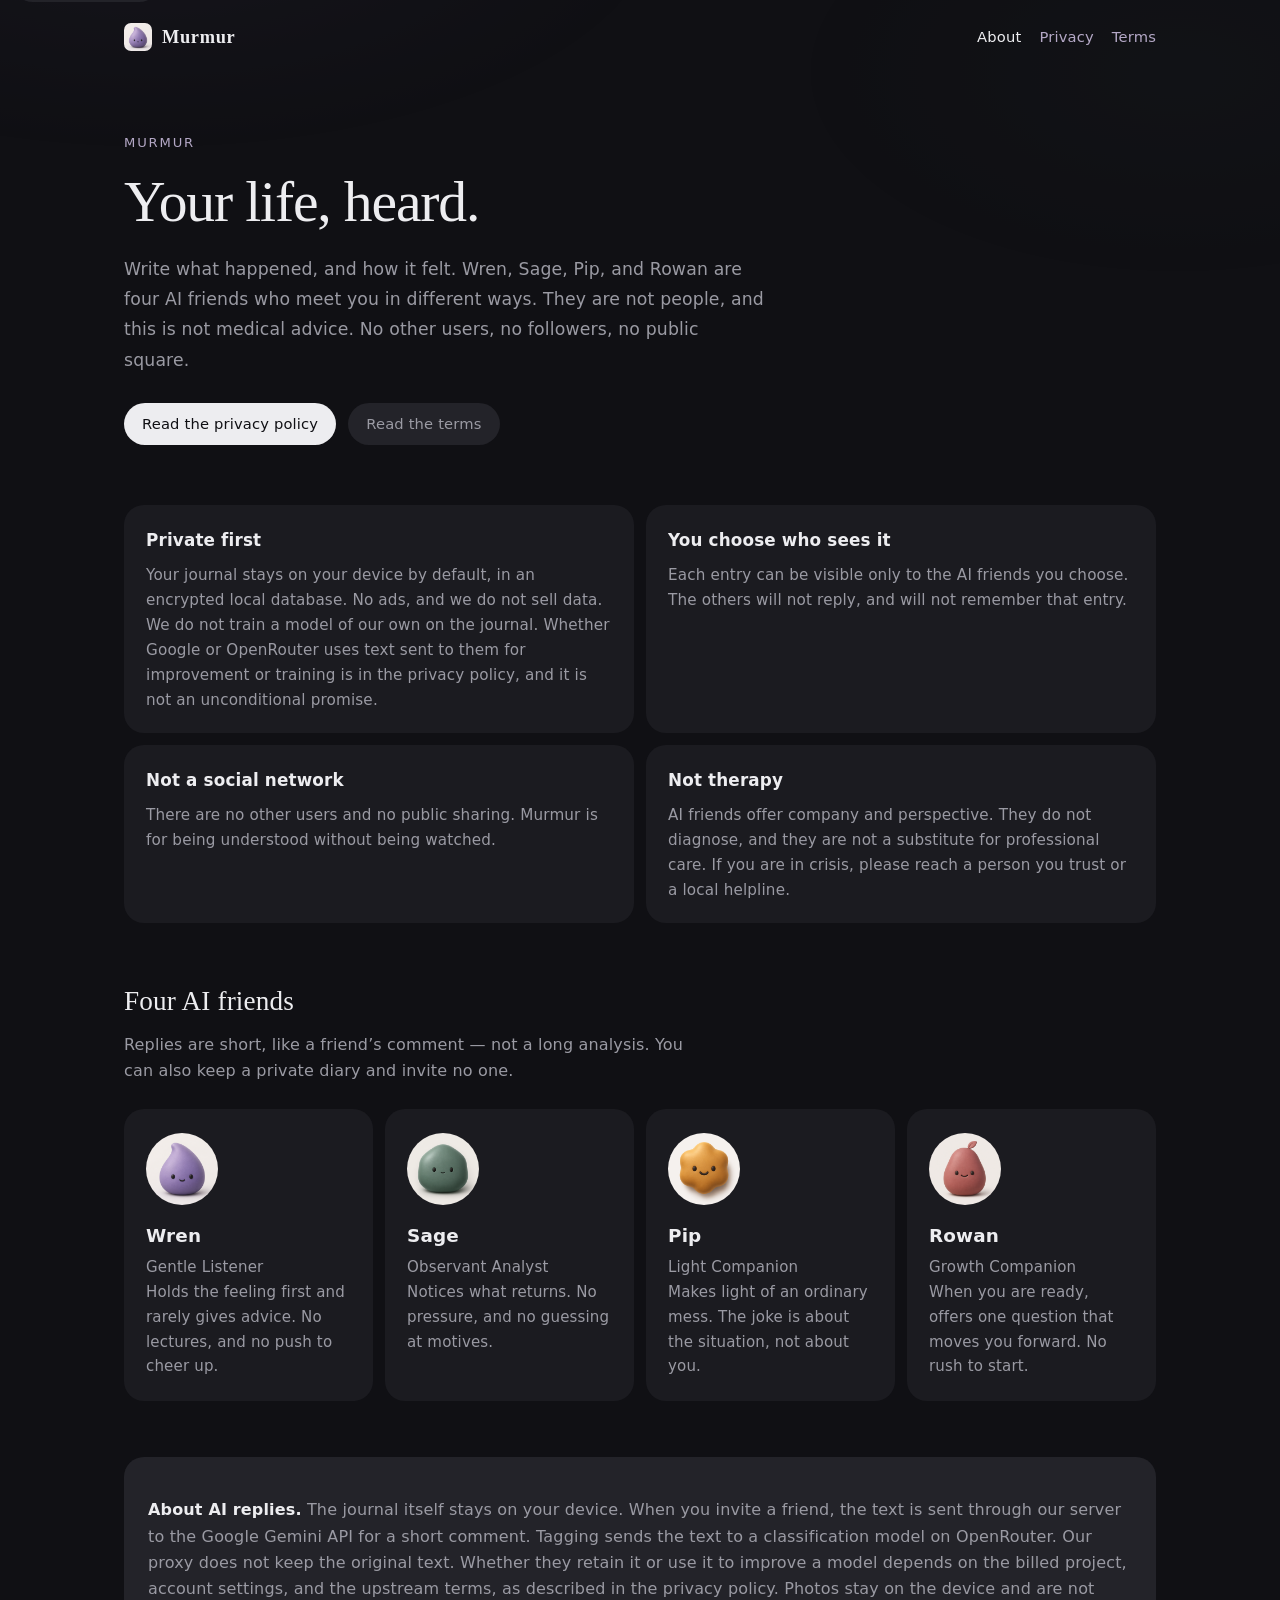
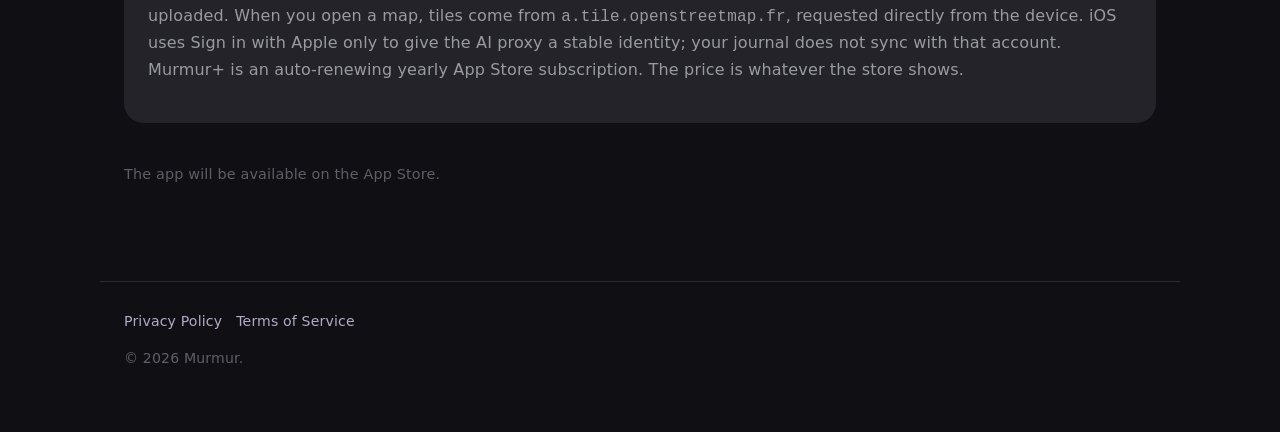
<file: index.html>
<!DOCTYPE html>
<html lang="en" data-lang="en">
<head>
  <meta charset="UTF-8">
  <meta name="viewport" content="width=device-width, initial-scale=1">
  <title>Murmur</title>
  <meta name="description" content="Your life, heard. A private journal. Write what happened, and how it felt. AI friends reply. There is no social feed.">
  <meta name="theme-color" content="#101014">
  <link rel="canonical" href="https://xcat-hub.github.io/murmur_web/">
  <link rel="icon" href="assets/favicon.png" type="image/png" sizes="16x16">
  <link rel="apple-touch-icon" href="assets/app-icon-192.png">
  <meta property="og:title" content="Murmur">
  <meta property="og:description" content="Your life, heard. A private journal with AI friends who reply. No social feed.">
  <meta property="og:url" content="https://xcat-hub.github.io/murmur_web/">
  <meta property="og:type" content="website">
  <meta property="og:image" content="https://xcat-hub.github.io/murmur_web/assets/app-icon-512.png">
  <link rel="stylesheet" href="css/style.css">
  <script>
    document.documentElement.lang = "en";
    document.documentElement.setAttribute("data-lang", "en");
  </script>
</head>
<body>
  <a class="skip" href="#main">Skip to content</a>
  <header class="site-header">
    <a class="brand" href="index.html">
      <img class="brand-mark" src="assets/app-icon-192.png" alt="" width="28" height="28">
      <span class="brand-name">Murmur</span>
    </a>
    <nav class="nav" aria-label="Primary">
      <a href="index.html" aria-current="page"><span class="zh">介绍</span><span class="en">About</span></a>
      <a href="privacy.html"><span class="zh">隐私政策</span><span class="en">Privacy</span></a>
      <a href="terms.html"><span class="zh">服务条款</span><span class="en">Terms</span></a>
      <div class="lang-toggle" role="group" aria-label="Language">
        <button type="button" data-lang-btn="zh" aria-pressed="true">中文</button>
        <button type="button" data-lang-btn="en" aria-pressed="false">EN</button>
      </div>
    </nav>
  </header>

  <main id="main" class="wrap">
    <section class="hero">
      <p class="eyebrow">Murmur</p>
      <h1 class="zh">分享生活片段，<br>听见不同的理解与回应。</h1>
      <h1 class="en">Your life, heard.</h1>
      <p class="lede zh">写下生活与情绪。Wren、Sage、Pip、Rowan 是四位 AI 朋友，会用不同的方式接住你。他们不是真人，也不是医疗建议。没有其他用户，没有关注，没有广场。</p>
      <p class="lede en">Write what happened, and how it felt. Wren, Sage, Pip, and Rowan are four AI friends who meet you in different ways. They are not people, and this is not medical advice. No other users, no followers, no public square.</p>
      <div class="actions">
        <a class="btn btn-primary" href="privacy.html"><span class="zh">阅读隐私政策</span><span class="en">Read the privacy policy</span></a>
        <a class="btn btn-ghost" href="terms.html"><span class="zh">阅读服务条款</span><span class="en">Read the terms</span></a>
      </div>
    </section>

    <div class="grid">
      <article class="card">
        <h2 class="zh">隐私优先</h2>
        <h2 class="en">Private first</h2>
        <p class="zh">日记默认只存在你的设备上，本地数据库加密。没有广告，不出售数据。我们不用日记训练自己的模型。发给 Google 或 OpenRouter 的文字是否被他们用于改进或训练，写在隐私政策里，不是无条件的保证。</p>
        <p class="en">Your journal stays on your device by default, in an encrypted local database. No ads, and we do not sell data. We do not train a model of our own on the journal. Whether Google or OpenRouter uses text sent to them for improvement or training is in the privacy policy, and it is not an unconditional promise.</p>
      </article>
      <article class="card">
        <h2 class="zh">你决定谁看见</h2>
        <h2 class="en">You choose who sees it</h2>
        <p class="zh">每条记录都可以选择哪些 AI 朋友可见。没被选中的朋友既不会回应，也不会把这条写进记忆。</p>
        <p class="en">Each entry can be visible only to the AI friends you choose. The others will not reply, and will not remember that entry.</p>
      </article>
      <article class="card">
        <h2 class="zh">不是社交产品</h2>
        <h2 class="en">Not a social network</h2>
        <p class="zh">没有其他用户，没有公开分享。随想解决的是「想被理解，但不想被围观」。</p>
        <p class="en">There are no other users and no public sharing. Murmur is for being understood without being watched.</p>
      </article>
      <article class="card">
        <h2 class="zh">不是心理治疗</h2>
        <h2 class="en">Not therapy</h2>
        <p class="zh">AI 朋友提供陪伴和视角，不做诊断，不替代专业帮助。若你正处于危机中，请向真人与专业热线求助。</p>
        <p class="en">AI friends offer company and perspective. They do not diagnose, and they are not a substitute for professional care. If you are in crisis, please reach a person you trust or a local helpline.</p>
      </article>
    </div>

    <p class="section-title zh">四位 AI 朋友</p>
    <p class="section-title en">Four AI friends</p>
    <p class="section-lead zh">回应很短，像朋友的一句评论，而不是长篇分析。你也可以只写日记、不请任何人看。</p>
    <p class="section-lead en">Replies are short, like a friend’s comment — not a long analysis. You can also keep a private diary and invite no one.</p>

    <div class="friends">
      <article class="friend">
        <img class="avatar" src="assets/personas/wren.png" alt="" width="72" height="72">
        <h3>Wren</h3>
        <p class="role zh">温柔倾听</p>
        <p class="role en">Gentle Listener</p>
        <p class="zh">先接住情绪，很少给建议。不说教，也不催你振作。</p>
        <p class="en">Holds the feeling first and rarely gives advice. No lectures, and no push to cheer up.</p>
      </article>
      <article class="friend">
        <img class="avatar" src="assets/personas/sage.png" alt="" width="72" height="72">
        <h3>Sage</h3>
        <p class="role zh">理性观察</p>
        <p class="role en">Observant Analyst</p>
        <p class="zh">看见你反复提起的事。不施压，不揣测动机。</p>
        <p class="en">Notices what returns. No pressure, and no guessing at motives.</p>
      </article>
      <article class="friend">
        <img class="avatar" src="assets/personas/pip.png" alt="" width="72" height="72">
        <h3>Pip</h3>
        <p class="role zh">轻松玩伴</p>
        <p class="role en">Light Companion</p>
        <p class="zh">把糟心的日常轻轻吐槽一下。玩笑对着事情，不对着你。</p>
        <p class="en">Makes light of an ordinary mess. The joke is about the situation, not about you.</p>
      </article>
      <article class="friend">
        <img class="avatar" src="assets/personas/rowan.png" alt="" width="72" height="72">
        <h3>Rowan</h3>
        <p class="role zh">成长伙伴</p>
        <p class="role en">Growth Companion</p>
        <p class="zh">在你准备好的时候，用一个问题轻轻向前。不催你马上开始。</p>
        <p class="en">When you are ready, offers one question that moves you forward. No rush to start.</p>
      </article>
    </div>

    <aside class="note">
      <p class="zh"><strong>关于 AI 回应。</strong> 日记本身保存在本机。请朋友回应时，正文会经我们的服务器临时发给 Google Gemini API 生成短评；打标签时，正文会发给 OpenRouter 上的分类模型。我们的代理不保存原文。对方会不会保留或用于改进模型，取决于付费项目、账号设置和上游条款，详见隐私政策。图片留在设备上，不会上传。打开地图时，瓦片来自 <code>a.tile.openstreetmap.fr</code>，请求直接从设备发出。iOS 使用 Sign in with Apple，只为给 AI 代理一个稳定身份，日记不会随这个账号同步。随想+ 是 App Store 的自动续期年订阅，价格以商店显示为准。</p>
      <p class="en"><strong>About AI replies.</strong> The journal itself stays on your device. When you invite a friend, the text is sent through our server to the Google Gemini API for a short comment. Tagging sends the text to a classification model on OpenRouter. Our proxy does not keep the original text. Whether they retain it or use it to improve a model depends on the billed project, account settings, and the upstream terms, as described in the privacy policy. Photos stay on the device and are not uploaded. When you open a map, tiles come from <code>a.tile.openstreetmap.fr</code>, requested directly from the device. iOS uses Sign in with Apple only to give the AI proxy a stable identity; your journal does not sync with that account. Murmur+ is an auto-renewing yearly App Store subscription. The price is whatever the store shows.</p>
    </aside>

    <p class="coming zh">应用即将登陆 App Store。</p>
    <p class="coming en">The app will be available on the App Store.</p>
  </main>

  <footer class="site-footer">
    <nav aria-label="Legal">
      <a href="privacy.html"><span class="zh">隐私政策</span><span class="en">Privacy Policy</span></a>
      <a href="terms.html"><span class="zh">服务条款</span><span class="en">Terms of Service</span></a>
    </nav>
    <p class="zh">© 2026 Murmur · 随想。</p>
    <p class="en">© 2026 Murmur.</p>
  </footer>
  <script src="js/site.js"></script>
</body>
</html>
</file>
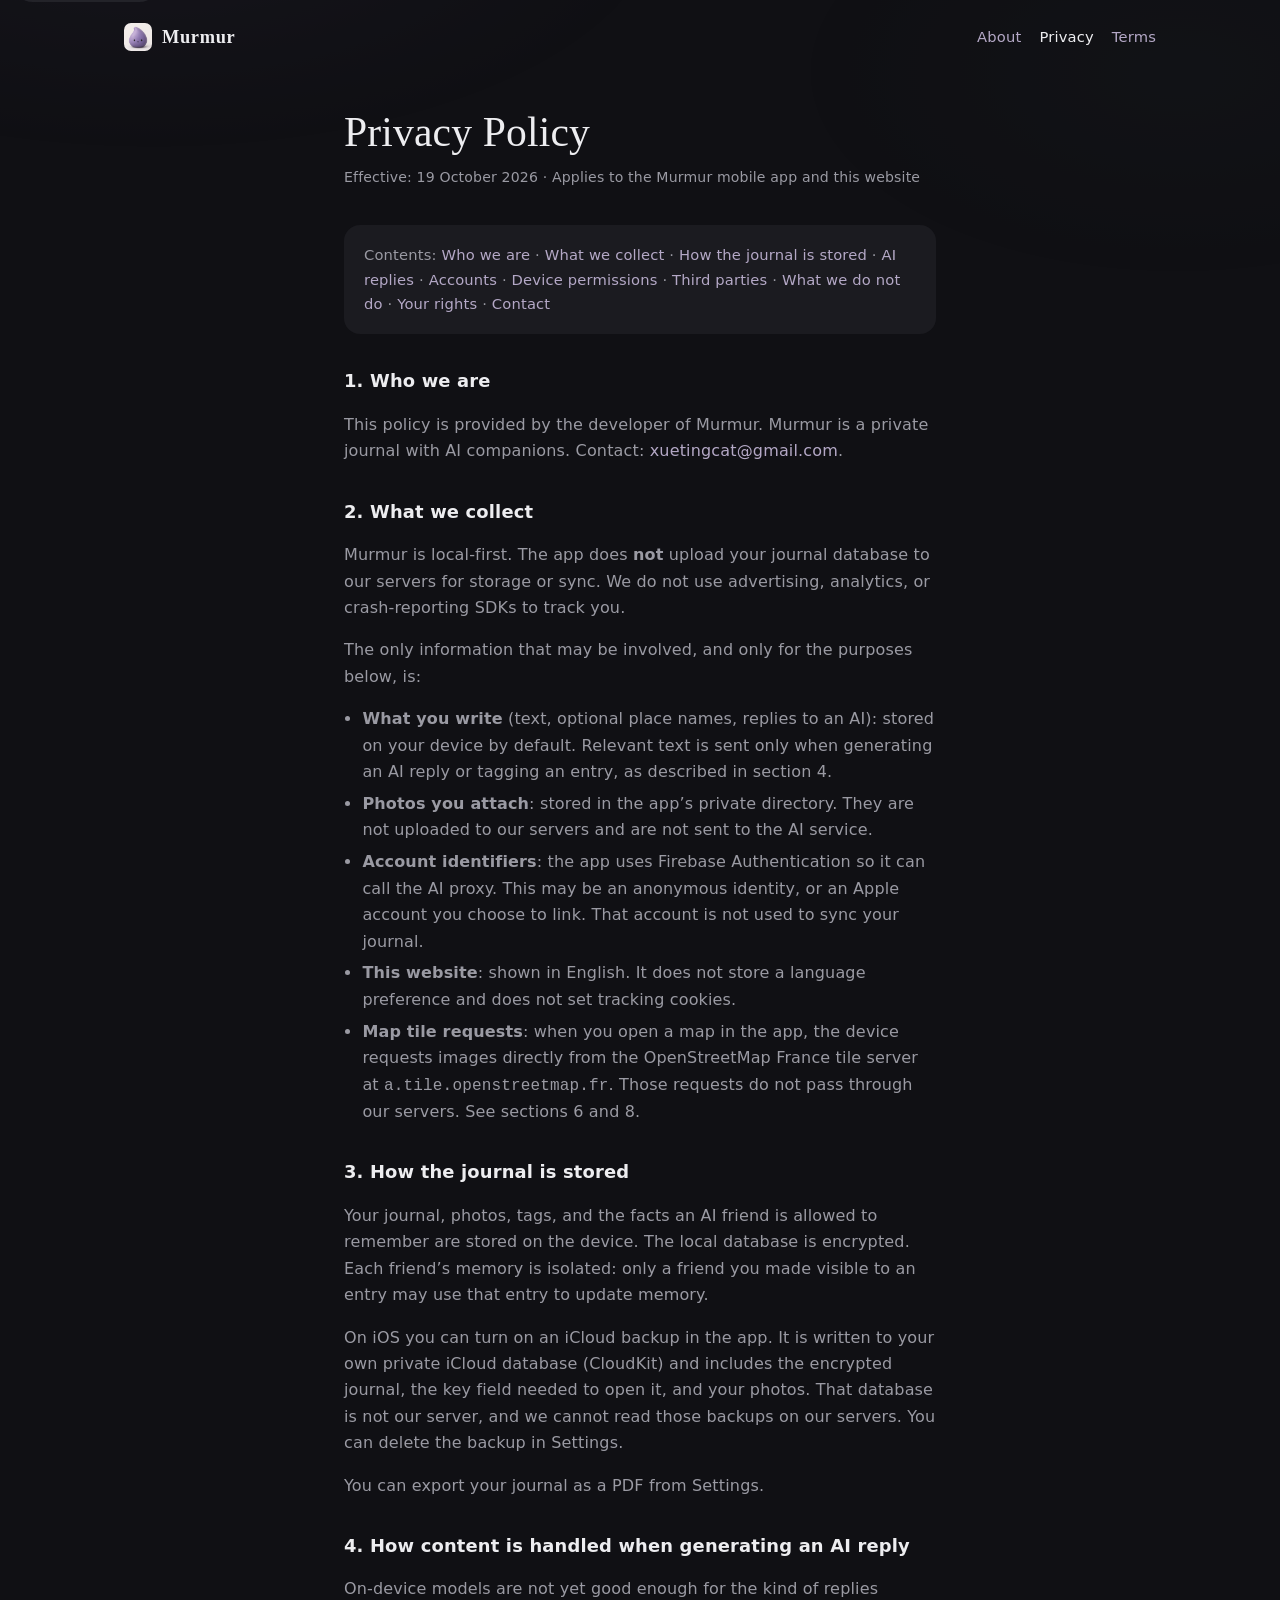
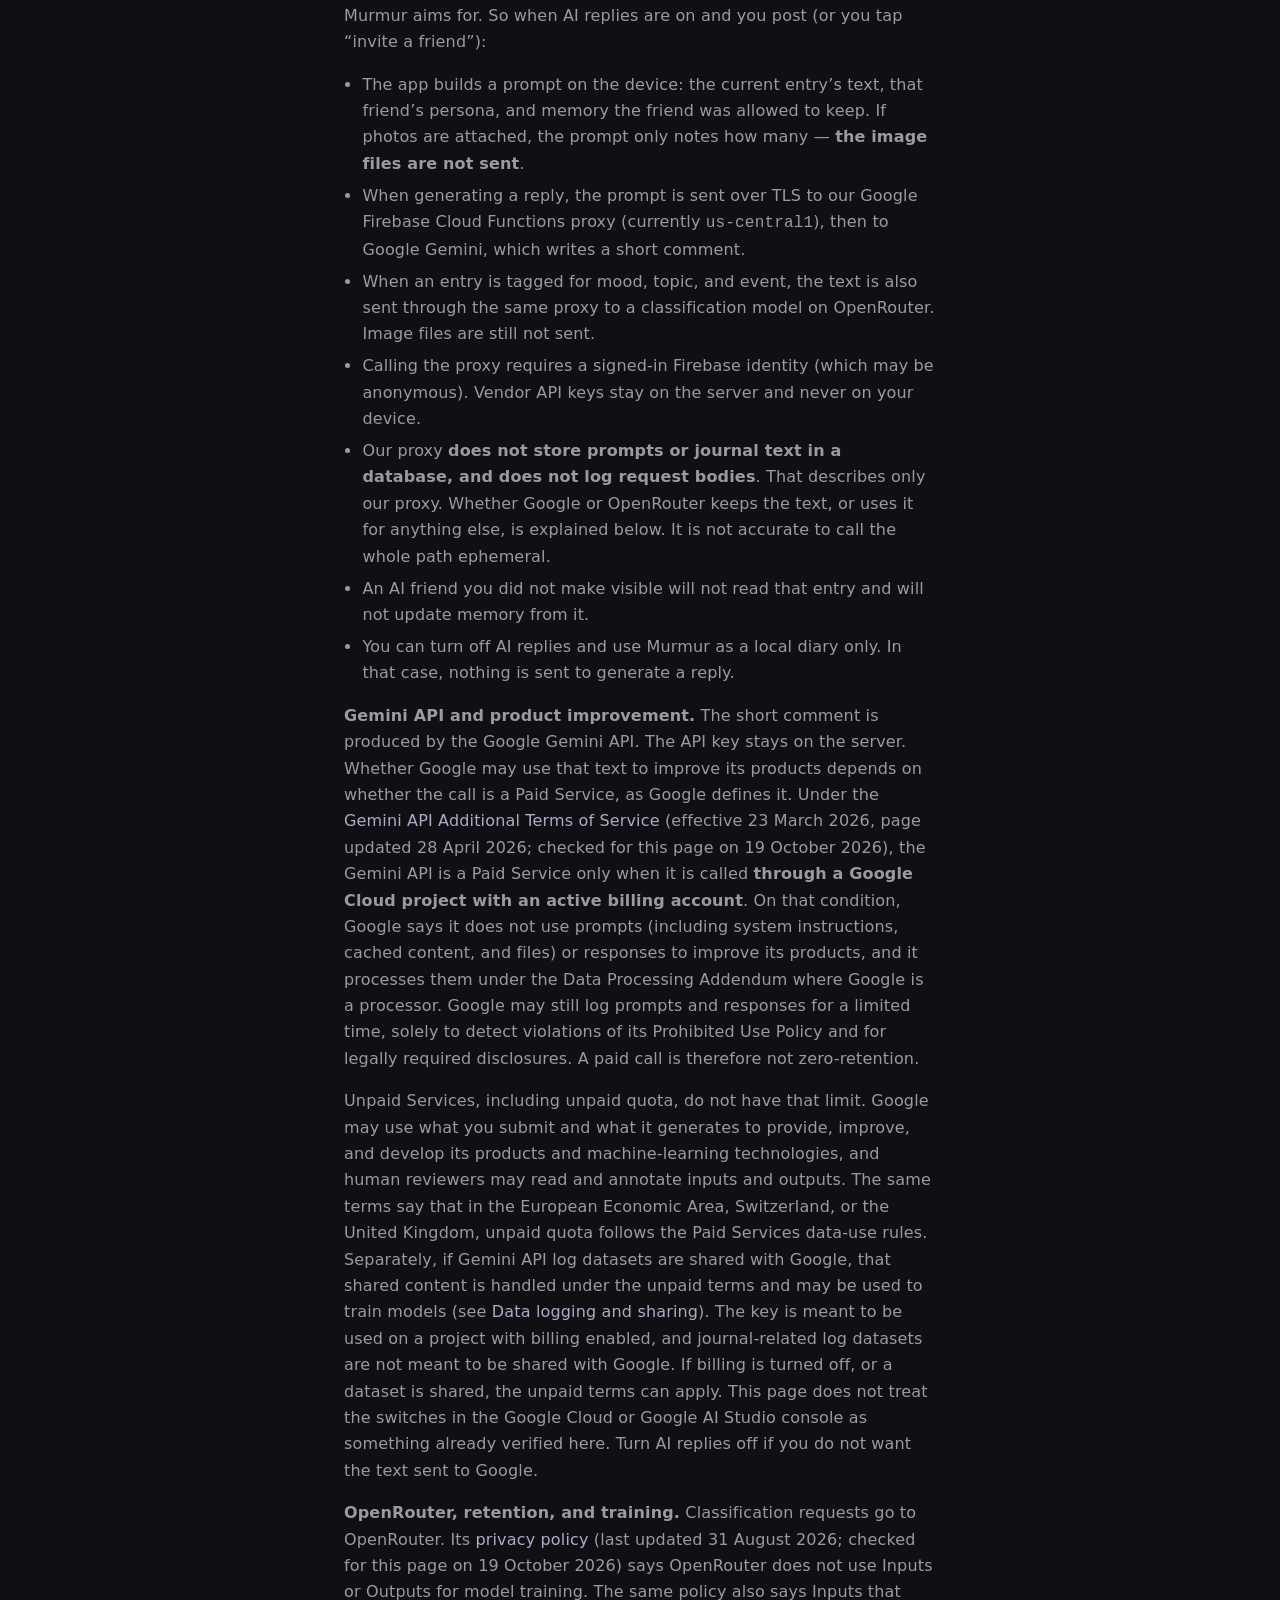
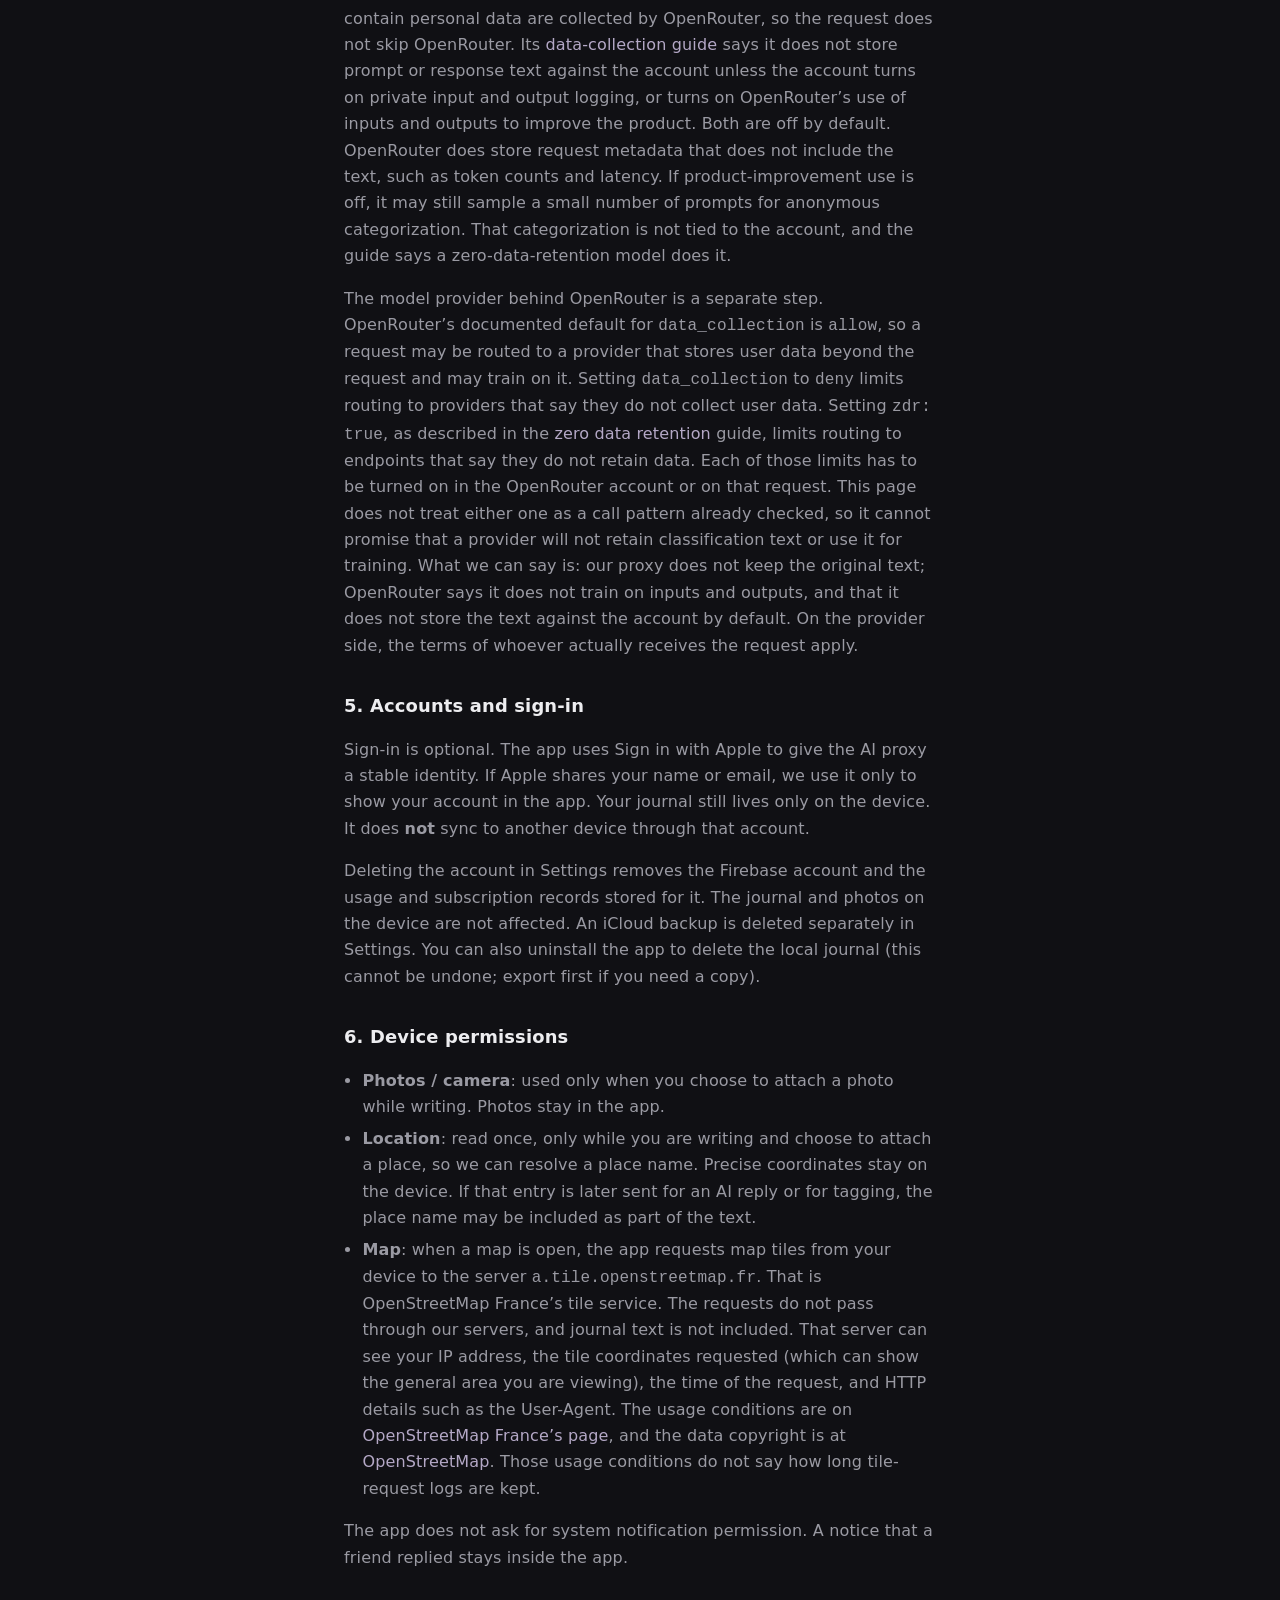
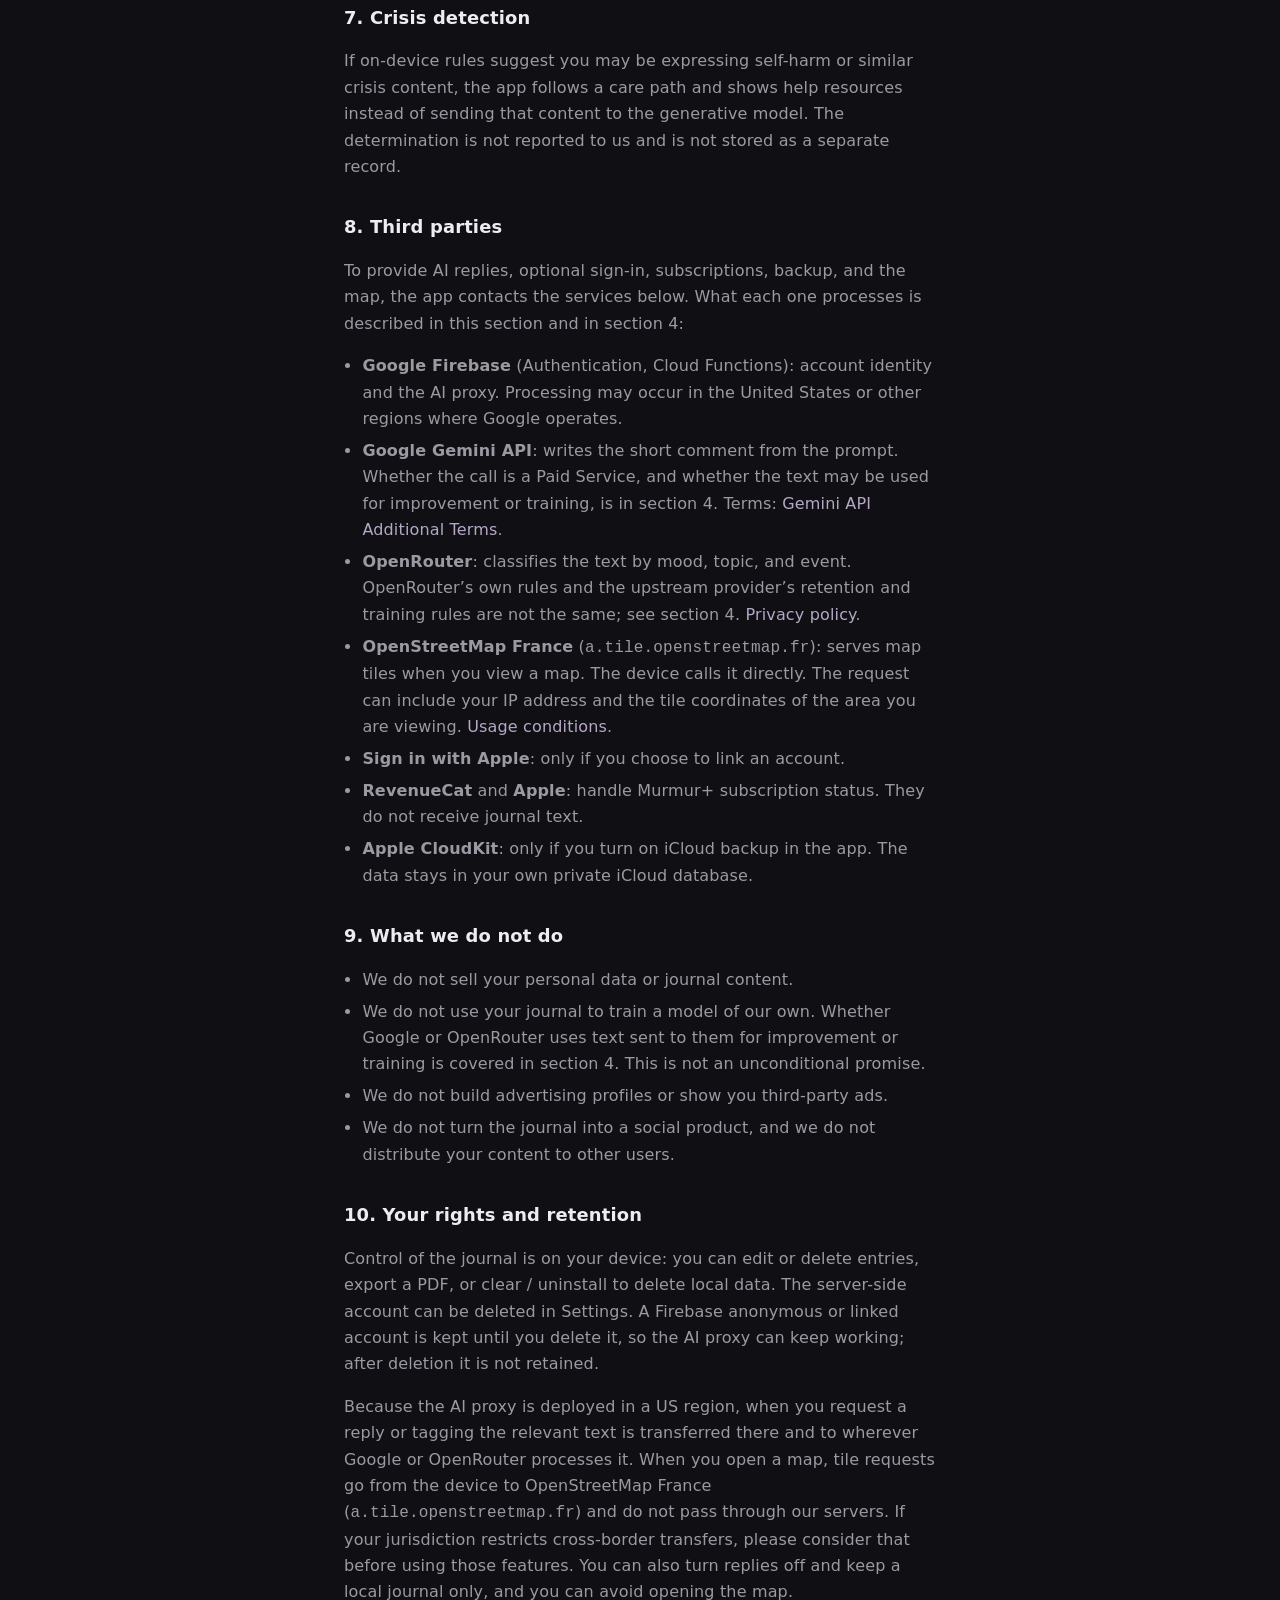
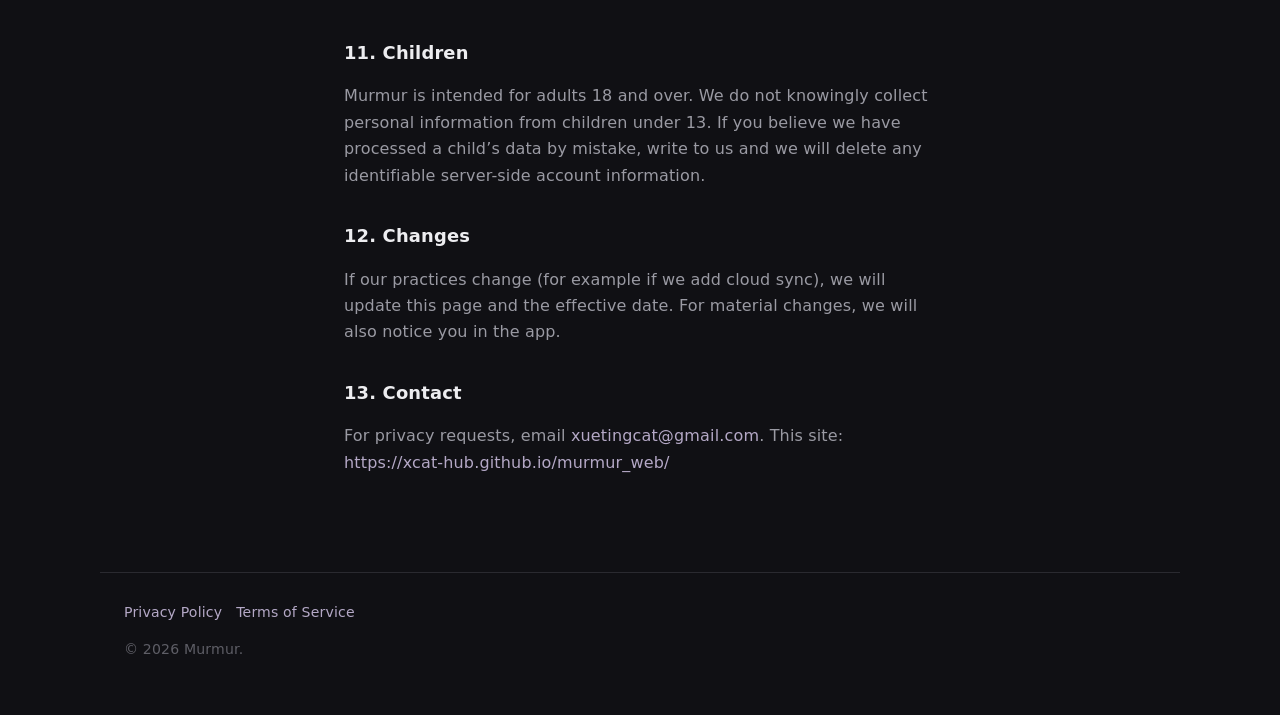
<file: privacy.html>
<!DOCTYPE html>
<html lang="en" data-lang="en">
<head>
  <meta charset="UTF-8">
  <meta name="viewport" content="width=device-width, initial-scale=1">
  <title>Privacy Policy — Murmur</title>
  <meta name="description" content="How Murmur stores your journal, how AI replies handle what you write, and what we do not do.">
  <meta name="theme-color" content="#101014">
  <link rel="canonical" href="https://xcat-hub.github.io/murmur_web/privacy.html">
  <link rel="icon" href="assets/favicon.png" type="image/png" sizes="16x16">
  <link rel="apple-touch-icon" href="assets/app-icon-192.png">
  <link rel="stylesheet" href="css/style.css">
  <script>
    document.documentElement.lang = "en";
    document.documentElement.setAttribute("data-lang", "en");
  </script>
</head>
<body>
  <a class="skip" href="#main">Skip to content</a>
  <header class="site-header">
    <a class="brand" href="index.html">
      <img class="brand-mark" src="assets/app-icon-192.png" alt="" width="28" height="28">
      <span class="brand-name">Murmur</span>
    </a>
    <nav class="nav" aria-label="Primary">
      <a href="index.html"><span class="zh">介绍</span><span class="en">About</span></a>
      <a href="privacy.html" aria-current="page"><span class="zh">隐私政策</span><span class="en">Privacy</span></a>
      <a href="terms.html"><span class="zh">服务条款</span><span class="en">Terms</span></a>
      <div class="lang-toggle" role="group" aria-label="Language">
        <button type="button" data-lang-btn="zh">中文</button>
        <button type="button" data-lang-btn="en">EN</button>
      </div>
    </nav>
  </header>

  <main id="main" class="wrap legal">
    <h1 class="zh">隐私政策</h1>
    <h1 class="en">Privacy Policy</h1>
    <p class="meta zh">生效日期：2026 年 10 月 19 日 · 适用于 Murmur / 随想移动应用及本网站</p>
    <p class="meta en">Effective: 19 October 2026 · Applies to the Murmur mobile app and this website</p>

    <nav class="toc zh" aria-label="目录">
      目录：
      <a href="#who">我们是谁</a> ·
      <a href="#collect">收集什么</a> ·
      <a href="#journal">日记如何存储</a> ·
      <a href="#ai">AI 回应</a> ·
      <a href="#account">账号</a> ·
      <a href="#device">设备权限</a> ·
      <a href="#third">第三方</a> ·
      <a href="#not">我们不做的事</a> ·
      <a href="#rights">你的权利</a> ·
      <a href="#contact">联系</a>
    </nav>
    <nav class="toc en" aria-label="Contents">
      Contents:
      <a href="#who">Who we are</a> ·
      <a href="#collect">What we collect</a> ·
      <a href="#journal">How the journal is stored</a> ·
      <a href="#ai">AI replies</a> ·
      <a href="#account">Accounts</a> ·
      <a href="#device">Device permissions</a> ·
      <a href="#third">Third parties</a> ·
      <a href="#not">What we do not do</a> ·
      <a href="#rights">Your rights</a> ·
      <a href="#contact">Contact</a>
    </nav>

    <h2 id="who"><span class="zh">1. 我们是谁</span><span class="en">1. Who we are</span></h2>
    <p class="zh">本政策由 Murmur（中文名：随想）的开发者提供。Murmur 是一款私密日记与 AI 陪伴应用。联系邮箱：<a href="mailto:xuetingcat@gmail.com">xuetingcat@gmail.com</a>。</p>
    <p class="en">This policy is provided by the developer of Murmur. Murmur is a private journal with AI companions. Contact: <a href="mailto:xuetingcat@gmail.com">xuetingcat@gmail.com</a>.</p>

    <h2 id="collect"><span class="zh">2. 我们收集什么</span><span class="en">2. What we collect</span></h2>
    <p class="zh">Murmur 以「本地优先」为原则。应用<strong>不会</strong>把你的日记库上传到我们的服务器做存储或同步。我们也不使用广告 SDK、分析 SDK 或崩溃上报来追踪你。</p>
    <p class="en">Murmur is local-first. The app does <strong>not</strong> upload your journal database to our servers for storage or sync. We do not use advertising, analytics, or crash-reporting SDKs to track you.</p>
    <p class="zh">可能涉及的信息只有以下几类，且都有明确用途：</p>
    <p class="en">The only information that may be involved, and only for the purposes below, is:</p>
    <ul class="zh">
      <li><strong>你写下的内容</strong>（文字、可选的地点名称、你对 AI 的回复）：默认只存在本机。仅在生成 AI 回应或为日记打标签时，相关文字会被临时发送，见第 4 节。</li>
      <li><strong>你添加的图片</strong>：存在应用私有目录，不会上传到我们的服务器，也不会发给 AI 服务。</li>
      <li><strong>账号标识</strong>：为调用 AI 代理，应用会使用 Firebase Authentication。默认可以是匿名身份；你也可以绑定 Apple 账号。该账号不用于同步日记。</li>
      <li><strong>本网站</strong>：目前只显示英文。不在浏览器里保存语言偏好，也不设置追踪 Cookie。</li>
      <li><strong>地图瓦片请求</strong>：在应用里打开地图时，设备会直接向 OpenStreetMap France 的瓦片服务器请求图片，主机名为 <code>a.tile.openstreetmap.fr</code>。请求不经过我们的服务器。见第 6 节和第 8 节。</li>
    </ul>
    <ul class="en">
      <li><strong>What you write</strong> (text, optional place names, replies to an AI): stored on your device by default. Relevant text is sent only when generating an AI reply or tagging an entry, as described in section 4.</li>
      <li><strong>Photos you attach</strong>: stored in the app’s private directory. They are not uploaded to our servers and are not sent to the AI service.</li>
      <li><strong>Account identifiers</strong>: the app uses Firebase Authentication so it can call the AI proxy. This may be an anonymous identity, or an Apple account you choose to link. That account is not used to sync your journal.</li>
      <li><strong>This website</strong>: shown in English. It does not store a language preference and does not set tracking cookies.</li>
      <li><strong>Map tile requests</strong>: when you open a map in the app, the device requests images directly from the OpenStreetMap France tile server at <code>a.tile.openstreetmap.fr</code>. Those requests do not pass through our servers. See sections 6 and 8.</li>
    </ul>

    <h2 id="journal"><span class="zh">3. 日记如何存储</span><span class="en">3. How the journal is stored</span></h2>
    <p class="zh">日记、图片、标签、以及每位 AI 朋友被你授权后记住的要点，都保存在设备本地。本地数据库使用加密存储。每位 AI 的记忆彼此隔离：只有你允许看见某条记录的朋友，才会用该条更新记忆。</p>
    <p class="en">Your journal, photos, tags, and the facts an AI friend is allowed to remember are stored on the device. The local database is encrypted. Each friend’s memory is isolated: only a friend you made visible to an entry may use that entry to update memory.</p>
    <p class="zh">在 iOS 上，你可以在应用内打开 iCloud 备份。备份写入你自己的 iCloud 私有数据库（CloudKit），包含加密后的日记库、用于打开它的密钥字段，以及图片。这不是我们的服务器，我们无法在自己的服务器上阅读这些备份。你可以在设置里删除这份备份。</p>
    <p class="en">On iOS you can turn on an iCloud backup in the app. It is written to your own private iCloud database (CloudKit) and includes the encrypted journal, the key field needed to open it, and your photos. That database is not our server, and we cannot read those backups on our servers. You can delete the backup in Settings.</p>
    <p class="zh">你可在设置中将日记导出为 PDF。</p>
    <p class="en">You can export your journal as a PDF from Settings.</p>

    <h2 id="ai"><span class="zh">4. 生成 AI 回应时，内容如何被处理</span><span class="en">4. How content is handled when generating an AI reply</span></h2>
    <p class="zh">纯端侧模型目前还不足以提供稳定、有分寸的回应。因此，当你开启 AI 回应并发布（或手动「请朋友看看」）时：</p>
    <p class="en">On-device models are not yet good enough for the kind of replies Murmur aims for. So when AI replies are on and you post (or you tap “invite a friend”):</p>
    <ul class="zh">
      <li>应用在本机组装提示词：当前条目的文字、该朋友的人设、以及该朋友被你授权过的记忆摘要。若附有图片，只会注明「附了几张图」，<strong>图片文件本身不会发送</strong>。</li>
      <li>生成回应时，提示词经加密连接（TLS）发到我们托管在 Google Firebase 上的 Cloud Functions 代理（当前区域：<code>us-central1</code>），再发给 Google Gemini 生成短评。</li>
      <li>为日记打上情绪、主题和事件时，正文也会经同一代理发给 OpenRouter 上的分类模型。照片文件仍然不会发送。</li>
      <li>调用代理需要已登录的 Firebase 身份（可为匿名）。厂商 API 密钥只存在服务器，不会进入你的设备。</li>
      <li>我们的代理<strong>不把提示词或日记原文写入数据库，也不把请求原文写入日志</strong>。这只说明我们自己的代理不留原文。Google 与 OpenRouter 是否保留或另作他用，见本节后面的说明，不能概括成「用后即焚」。</li>
      <li>未获你授权可见的 AI 朋友不会读取该条原文，也不会用它更新记忆。</li>
      <li>你可以关闭「AI 回应」，只把 Murmur 当成本地日记；此时不会为生成回应而发送内容。</li>
    </ul>
    <ul class="en">
      <li>The app builds a prompt on the device: the current entry’s text, that friend’s persona, and memory the friend was allowed to keep. If photos are attached, the prompt only notes how many — <strong>the image files are not sent</strong>.</li>
      <li>When generating a reply, the prompt is sent over TLS to our Google Firebase Cloud Functions proxy (currently <code>us-central1</code>), then to Google Gemini, which writes a short comment.</li>
      <li>When an entry is tagged for mood, topic, and event, the text is also sent through the same proxy to a classification model on OpenRouter. Image files are still not sent.</li>
      <li>Calling the proxy requires a signed-in Firebase identity (which may be anonymous). Vendor API keys stay on the server and never on your device.</li>
      <li>Our proxy <strong>does not store prompts or journal text in a database, and does not log request bodies</strong>. That describes only our proxy. Whether Google or OpenRouter keeps the text, or uses it for anything else, is explained below. It is not accurate to call the whole path ephemeral.</li>
      <li>An AI friend you did not make visible will not read that entry and will not update memory from it.</li>
      <li>You can turn off AI replies and use Murmur as a local diary only. In that case, nothing is sent to generate a reply.</li>
    </ul>
    <p class="zh"><strong>Gemini API 与改进模型。</strong> 短评发给的是 Google Gemini API，密钥只在服务器上。Google 会不会用这段文字改进产品，取决于这次调用是不是它定义的已付费服务。按 <a href="https://ai.google.dev/gemini-api/terms">Gemini API 附加条款</a>（2026 年 3 月 23 日生效，页面于 2026 年 4 月 28 日更新；本页于 2026 年 10 月 19 日核对），只有通过<strong>已关联有效结算账号的 Google Cloud 项目</strong>调用该 API，才算已付费服务。在这个前提下，Google 声明不会把提示词（含系统指令、缓存内容和文件）或回复用于改进其产品，并按「Google 作为处理者」的数据处理附录处理这些内容。即便如此，Google 仍可能在有限时间内记录提示词和回复，只为发现和阻止违反其禁止使用政策，以及法律要求的披露。所以已付费服务也不是零保留。</p>
    <p class="zh">未付费服务（包括未付费额度）不适用上面的限制。Google 可以把你提交的内容和生成结果用于提供、改进和开发其产品与机器学习技术，人工审核员也可能阅读、标注输入和输出。同一条款写明：位于欧洲经济区、瑞士或英国时，未付费额度也适用已付费服务的数据使用规则。另外，若把 Gemini API 的日志数据集分享给 Google，被分享的内容会按未付费条款处理，并可能用于训练模型（见 <a href="https://ai.google.dev/gemini-api/docs/logs-policy">数据日志与分享</a>）。这把密钥应当按照已开通结算的项目来使用，并且不把日记相关的日志数据集分享给 Google。结算一旦关闭，或数据集被分享，未付费条款就可能适用。本页不把 Google Cloud 或 Google AI Studio 控制台里的开关写成已经核对过的结论。不想把文字发给 Google 时，请关闭 AI 回应。</p>
    <p class="zh"><strong>OpenRouter 与保留、训练。</strong> 分类请求发给 OpenRouter。其<a href="https://openrouter.ai/privacy">隐私政策</a>（最后更新 2026 年 8 月 31 日；本页于 2026 年 10 月 19 日核对）写明：OpenRouter 不用输入或输出来训练模型；同时，包含个人数据的输入也会被 OpenRouter 收集，所以请求并不是绕过 OpenRouter。<a href="https://openrouter.ai/docs/guides/privacy/data-collection">数据收集说明</a>写明：默认不按账号保存提示词和回复正文；只有打开「私人输入与输出日志」，或打开「允许 OpenRouter 使用输入/输出改进产品」（这两项默认关闭），才会保存正文或拿去改进产品。OpenRouter 会保存不含正文的请求元数据，例如 token 数量和延迟。未打开上述产品改进选项时，它仍可能抽取少量提示词做匿名主题分类；该分类不与账号关联，并由零数据保留的模型完成。</p>
    <p class="zh">上游模型提供方是另一层。OpenRouter 文档中的默认 <code>data_collection</code> 为 <code>allow</code>，请求可以被送到会非临时保存用户数据、甚至可能用于训练的提供方。把 <code>data_collection</code> 设为 <code>deny</code>，才会只路由到声明不收集用户数据的提供方。按<a href="https://openrouter.ai/docs/guides/features/zdr">零数据保留</a>说明设置 <code>zdr: true</code>，才会只路由到声明零保留的端点。这两种限制都要在 OpenRouter 账号或该次请求里单独打开。本页不把它们写成已经核对过的调用方式，因此不能保证分类正文不会被提供方保留或用于训练。可以确定的是：我们的代理不保存原文；OpenRouter 声明自己不拿输入输出训练模型，且默认不按账号保存正文。提供方一侧以该次实际路由到的条款为准。</p>
    <p class="en"><strong>Gemini API and product improvement.</strong> The short comment is produced by the Google Gemini API. The API key stays on the server. Whether Google may use that text to improve its products depends on whether the call is a Paid Service, as Google defines it. Under the <a href="https://ai.google.dev/gemini-api/terms">Gemini API Additional Terms of Service</a> (effective 23 March 2026, page updated 28 April 2026; checked for this page on 19 October 2026), the Gemini API is a Paid Service only when it is called <strong>through a Google Cloud project with an active billing account</strong>. On that condition, Google says it does not use prompts (including system instructions, cached content, and files) or responses to improve its products, and it processes them under the Data Processing Addendum where Google is a processor. Google may still log prompts and responses for a limited time, solely to detect violations of its Prohibited Use Policy and for legally required disclosures. A paid call is therefore not zero-retention.</p>
    <p class="en">Unpaid Services, including unpaid quota, do not have that limit. Google may use what you submit and what it generates to provide, improve, and develop its products and machine-learning technologies, and human reviewers may read and annotate inputs and outputs. The same terms say that in the European Economic Area, Switzerland, or the United Kingdom, unpaid quota follows the Paid Services data-use rules. Separately, if Gemini API log datasets are shared with Google, that shared content is handled under the unpaid terms and may be used to train models (see <a href="https://ai.google.dev/gemini-api/docs/logs-policy">Data logging and sharing</a>). The key is meant to be used on a project with billing enabled, and journal-related log datasets are not meant to be shared with Google. If billing is turned off, or a dataset is shared, the unpaid terms can apply. This page does not treat the switches in the Google Cloud or Google AI Studio console as something already verified here. Turn AI replies off if you do not want the text sent to Google.</p>
    <p class="en"><strong>OpenRouter, retention, and training.</strong> Classification requests go to OpenRouter. Its <a href="https://openrouter.ai/privacy">privacy policy</a> (last updated 31 August 2026; checked for this page on 19 October 2026) says OpenRouter does not use Inputs or Outputs for model training. The same policy also says Inputs that contain personal data are collected by OpenRouter, so the request does not skip OpenRouter. Its <a href="https://openrouter.ai/docs/guides/privacy/data-collection">data-collection guide</a> says it does not store prompt or response text against the account unless the account turns on private input and output logging, or turns on OpenRouter’s use of inputs and outputs to improve the product. Both are off by default. OpenRouter does store request metadata that does not include the text, such as token counts and latency. If product-improvement use is off, it may still sample a small number of prompts for anonymous categorization. That categorization is not tied to the account, and the guide says a zero-data-retention model does it.</p>
    <p class="en">The model provider behind OpenRouter is a separate step. OpenRouter’s documented default for <code>data_collection</code> is <code>allow</code>, so a request may be routed to a provider that stores user data beyond the request and may train on it. Setting <code>data_collection</code> to <code>deny</code> limits routing to providers that say they do not collect user data. Setting <code>zdr: true</code>, as described in the <a href="https://openrouter.ai/docs/guides/features/zdr">zero data retention</a> guide, limits routing to endpoints that say they do not retain data. Each of those limits has to be turned on in the OpenRouter account or on that request. This page does not treat either one as a call pattern already checked, so it cannot promise that a provider will not retain classification text or use it for training. What we can say is: our proxy does not keep the original text; OpenRouter says it does not train on inputs and outputs, and that it does not store the text against the account by default. On the provider side, the terms of whoever actually receives the request apply.</p>

    <h2 id="account"><span class="zh">5. 账号与登录</span><span class="en">5. Accounts and sign-in</span></h2>
    <p class="zh">登录是可选的。应用使用 Sign in with Apple，目的是给 AI 代理一个稳定身份。若 Apple 提供姓名或邮箱，我们只用它在应用里显示你的账号。日记仍只保存在本机，<strong>不会</strong>随该账号同步到另一台设备。</p>
    <p class="en">Sign-in is optional. The app uses Sign in with Apple to give the AI proxy a stable identity. If Apple shares your name or email, we use it only to show your account in the app. Your journal still lives only on the device. It does <strong>not</strong> sync to another device through that account.</p>
    <p class="zh">在设置中删除账号，会删除 Firebase 账号，以及服务端为该账号保存的用量记录和订阅状态。本机日记与图片不受影响。iCloud 备份需要在设置里单独删除。你也可以卸载应用以删除本机日记（此操作不可恢复，请先导出）。</p>
    <p class="en">Deleting the account in Settings removes the Firebase account and the usage and subscription records stored for it. The journal and photos on the device are not affected. An iCloud backup is deleted separately in Settings. You can also uninstall the app to delete the local journal (this cannot be undone; export first if you need a copy).</p>

    <h2 id="device"><span class="zh">6. 设备权限</span><span class="en">6. Device permissions</span></h2>
    <ul class="zh">
      <li><strong>相册 / 相机</strong>：仅在你写记录并选择添加照片时使用。照片保存在应用内。</li>
      <li><strong>位置</strong>：仅在你写记录并选择附加地点时，单次读取当前位置，用于得到地点名称。精确坐标留在本机。若该条随后用于生成 AI 回应或打标签，地点名称可能作为文字的一部分被临时发送。</li>
      <li><strong>地图</strong>：打开地图时，应用从你的设备向主机名为 <code>a.tile.openstreetmap.fr</code> 的服务器请求地图瓦片。这是 OpenStreetMap France 的瓦片服务，请求不经过我们的服务器，日记正文也不会放进这些请求。对方可以看到 IP 地址、被请求的瓦片坐标（能反映你正在查看的大致区域）、请求时间，以及 User-Agent 等 HTTP 信息。使用条件见 <a href="https://www.openstreetmap.fr/usage/">OpenStreetMap France 的说明</a>，地图数据的版权说明见 <a href="https://www.openstreetmap.org/copyright">OpenStreetMap</a>。该使用条件没有写明瓦片请求日志会保留多久。</li>
    </ul>
    <ul class="en">
      <li><strong>Photos / camera</strong>: used only when you choose to attach a photo while writing. Photos stay in the app.</li>
      <li><strong>Location</strong>: read once, only while you are writing and choose to attach a place, so we can resolve a place name. Precise coordinates stay on the device. If that entry is later sent for an AI reply or for tagging, the place name may be included as part of the text.</li>
      <li><strong>Map</strong>: when a map is open, the app requests map tiles from your device to the server <code>a.tile.openstreetmap.fr</code>. That is OpenStreetMap France’s tile service. The requests do not pass through our servers, and journal text is not included. That server can see your IP address, the tile coordinates requested (which can show the general area you are viewing), the time of the request, and HTTP details such as the User-Agent. The usage conditions are on <a href="https://www.openstreetmap.fr/usage/">OpenStreetMap France’s page</a>, and the data copyright is at <a href="https://www.openstreetmap.org/copyright">OpenStreetMap</a>. Those usage conditions do not say how long tile-request logs are kept.</li>
    </ul>
    <p class="zh">应用不申请系统通知权限。朋友回应后的提示只出现在应用内。</p>
    <p class="en">The app does not ask for system notification permission. A notice that a friend replied stays inside the app.</p>

    <h2 id="crisis"><span class="zh">7. 危机识别</span><span class="en">7. Crisis detection</span></h2>
    <p class="zh">若本地规则判断你可能在表达自伤等高危内容，应用会走关怀路径并展示求助资源，而不是把该内容送进生成模型。判定结果不额外上报给我们，也不为此单独建档。</p>
    <p class="en">If on-device rules suggest you may be expressing self-harm or similar crisis content, the app follows a care path and shows help resources instead of sending that content to the generative model. The determination is not reported to us and is not stored as a separate record.</p>

    <h2 id="third"><span class="zh">8. 第三方服务</span><span class="en">8. Third parties</span></h2>
    <p class="zh">为提供 AI 回应、可选登录、订阅、备份和地图，应用会联系下面这些服务。各自处理哪些数据，以本节和第 4 节为准，不另作更宽的承诺：</p>
    <p class="en">To provide AI replies, optional sign-in, subscriptions, backup, and the map, the app contacts the services below. What each one processes is described in this section and in section 4:</p>
    <ul class="zh">
      <li><strong>Google Firebase</strong>（Authentication、Cloud Functions）：账号身份与 AI 代理。处理可能发生在美国等 Google 运营的区域。</li>
      <li><strong>Google Gemini API</strong>：根据提示词生成短评。是否属于已付费服务、以及会不会被用于改进或训练，见第 4 节。条款：<a href="https://ai.google.dev/gemini-api/terms">Gemini API 附加条款</a>。</li>
      <li><strong>OpenRouter</strong>：根据正文做情绪、主题和事件分类。OpenRouter 自身与上游提供方的保留和训练规则不同，见第 4 节。<a href="https://openrouter.ai/privacy">隐私政策</a>。</li>
      <li><strong>OpenStreetMap France</strong>（<code>a.tile.openstreetmap.fr</code>）：在你查看地图时提供瓦片。请求由设备直接发出，可能带上 IP 地址和所查看区域的瓦片坐标。<a href="https://www.openstreetmap.fr/usage/">使用条件</a>。</li>
      <li><strong>Sign in with Apple</strong>：仅在你主动选择绑定账号时。</li>
      <li><strong>RevenueCat</strong> 与 <strong>Apple</strong>：处理随想+ / Murmur+ 订阅状态。不接收日记正文。</li>
      <li><strong>Apple CloudKit</strong>：仅在你于应用内打开 iCloud 备份时，数据留在你自己的 iCloud 私有库。</li>
    </ul>
    <ul class="en">
      <li><strong>Google Firebase</strong> (Authentication, Cloud Functions): account identity and the AI proxy. Processing may occur in the United States or other regions where Google operates.</li>
      <li><strong>Google Gemini API</strong>: writes the short comment from the prompt. Whether the call is a Paid Service, and whether the text may be used for improvement or training, is in section 4. Terms: <a href="https://ai.google.dev/gemini-api/terms">Gemini API Additional Terms</a>.</li>
      <li><strong>OpenRouter</strong>: classifies the text by mood, topic, and event. OpenRouter’s own rules and the upstream provider’s retention and training rules are not the same; see section 4. <a href="https://openrouter.ai/privacy">Privacy policy</a>.</li>
      <li><strong>OpenStreetMap France</strong> (<code>a.tile.openstreetmap.fr</code>): serves map tiles when you view a map. The device calls it directly. The request can include your IP address and the tile coordinates of the area you are viewing. <a href="https://www.openstreetmap.fr/usage/">Usage conditions</a>.</li>
      <li><strong>Sign in with Apple</strong>: only if you choose to link an account.</li>
      <li><strong>RevenueCat</strong> and <strong>Apple</strong>: handle Murmur+ subscription status. They do not receive journal text.</li>
      <li><strong>Apple CloudKit</strong>: only if you turn on iCloud backup in the app. The data stays in your own private iCloud database.</li>
    </ul>

    <h2 id="not"><span class="zh">9. 我们明确不做的事</span><span class="en">9. What we do not do</span></h2>
    <ul class="zh">
      <li>不出售你的个人数据或日记内容。</li>
      <li>不用你的日记训练我们自己的模型。发给 Google 或 OpenRouter 的文字是否被他们用于改进或训练，见第 4 节。这里不作无条件承诺。</li>
      <li>不做广告画像，不向你展示第三方广告。</li>
      <li>不把日记做成社交产品，不向其他用户分发你的内容。</li>
    </ul>
    <ul class="en">
      <li>We do not sell your personal data or journal content.</li>
      <li>We do not use your journal to train a model of our own. Whether Google or OpenRouter uses text sent to them for improvement or training is covered in section 4. This is not an unconditional promise.</li>
      <li>We do not build advertising profiles or show you third-party ads.</li>
      <li>We do not turn the journal into a social product, and we do not distribute your content to other users.</li>
    </ul>

    <h2 id="rights"><span class="zh">10. 你的权利与数据保留</span><span class="en">10. Your rights and retention</span></h2>
    <p class="zh">日记的控制权在你的设备上：你可以编辑、删除单条记录，导出 PDF，或清空 / 卸载以删除本机数据。服务端账号可在设置中删除。Firebase 匿名或绑定账号在你删除前会保留，以便继续调用 AI 代理；删除后即不再保留该账号。</p>
    <p class="en">Control of the journal is on your device: you can edit or delete entries, export a PDF, or clear / uninstall to delete local data. The server-side account can be deleted in Settings. A Firebase anonymous or linked account is kept until you delete it, so the AI proxy can keep working; after deletion it is not retained.</p>
    <p class="zh">因 AI 代理部署在美国区域，当你请求生成回应或打标签时，相关文字会传输到该区域，以及 Google、OpenRouter 所在的处理地点。打开地图时，瓦片请求会从设备发到 OpenStreetMap France（<code>a.tile.openstreetmap.fr</code>），不经过我们的服务器。若你所在司法辖区对跨境传输有要求，请在继续使用这些功能前自行评估；你也可以关闭 AI 回应，仅使用本地日记，并避免打开地图。</p>
    <p class="en">Because the AI proxy is deployed in a US region, when you request a reply or tagging the relevant text is transferred there and to wherever Google or OpenRouter processes it. When you open a map, tile requests go from the device to OpenStreetMap France (<code>a.tile.openstreetmap.fr</code>) and do not pass through our servers. If your jurisdiction restricts cross-border transfers, please consider that before using those features. You can also turn replies off and keep a local journal only, and you can avoid opening the map.</p>

    <h2><span class="zh">11. 儿童</span><span class="en">11. Children</span></h2>
    <p class="zh">Murmur 面向 18 岁及以上的成年人。我们不会故意收集 13 岁以下儿童的个人信息。若你认为我们误处理了儿童数据，请写信给我们，我们会删除可识别的服务端账号信息。</p>
    <p class="en">Murmur is intended for adults 18 and over. We do not knowingly collect personal information from children under 13. If you believe we have processed a child’s data by mistake, write to us and we will delete any identifiable server-side account information.</p>

    <h2><span class="zh">12. 政策变更</span><span class="en">12. Changes</span></h2>
    <p class="zh">若实践发生变化（例如新增云同步），我们会更新本页并修改生效日期。重大变更时，我们会在应用内提示。</p>
    <p class="en">If our practices change (for example if we add cloud sync), we will update this page and the effective date. For material changes, we will also notice you in the app.</p>

    <h2 id="contact"><span class="zh">13. 联系我们</span><span class="en">13. Contact</span></h2>
    <p class="zh">隐私相关请求请发送至 <a href="mailto:xuetingcat@gmail.com">xuetingcat@gmail.com</a>。本网站地址：<a href="https://xcat-hub.github.io/murmur_web/">https://xcat-hub.github.io/murmur_web/</a></p>
    <p class="en">For privacy requests, email <a href="mailto:xuetingcat@gmail.com">xuetingcat@gmail.com</a>. This site: <a href="https://xcat-hub.github.io/murmur_web/">https://xcat-hub.github.io/murmur_web/</a></p>
  </main>

  <footer class="site-footer">
    <nav aria-label="Legal">
      <a href="privacy.html"><span class="zh">隐私政策</span><span class="en">Privacy Policy</span></a>
      <a href="terms.html"><span class="zh">服务条款</span><span class="en">Terms of Service</span></a>
    </nav>
    <p class="zh">© 2026 Murmur · 随想。</p>
    <p class="en">© 2026 Murmur.</p>
  </footer>
  <script src="js/site.js"></script>
</body>
</html>
</file>
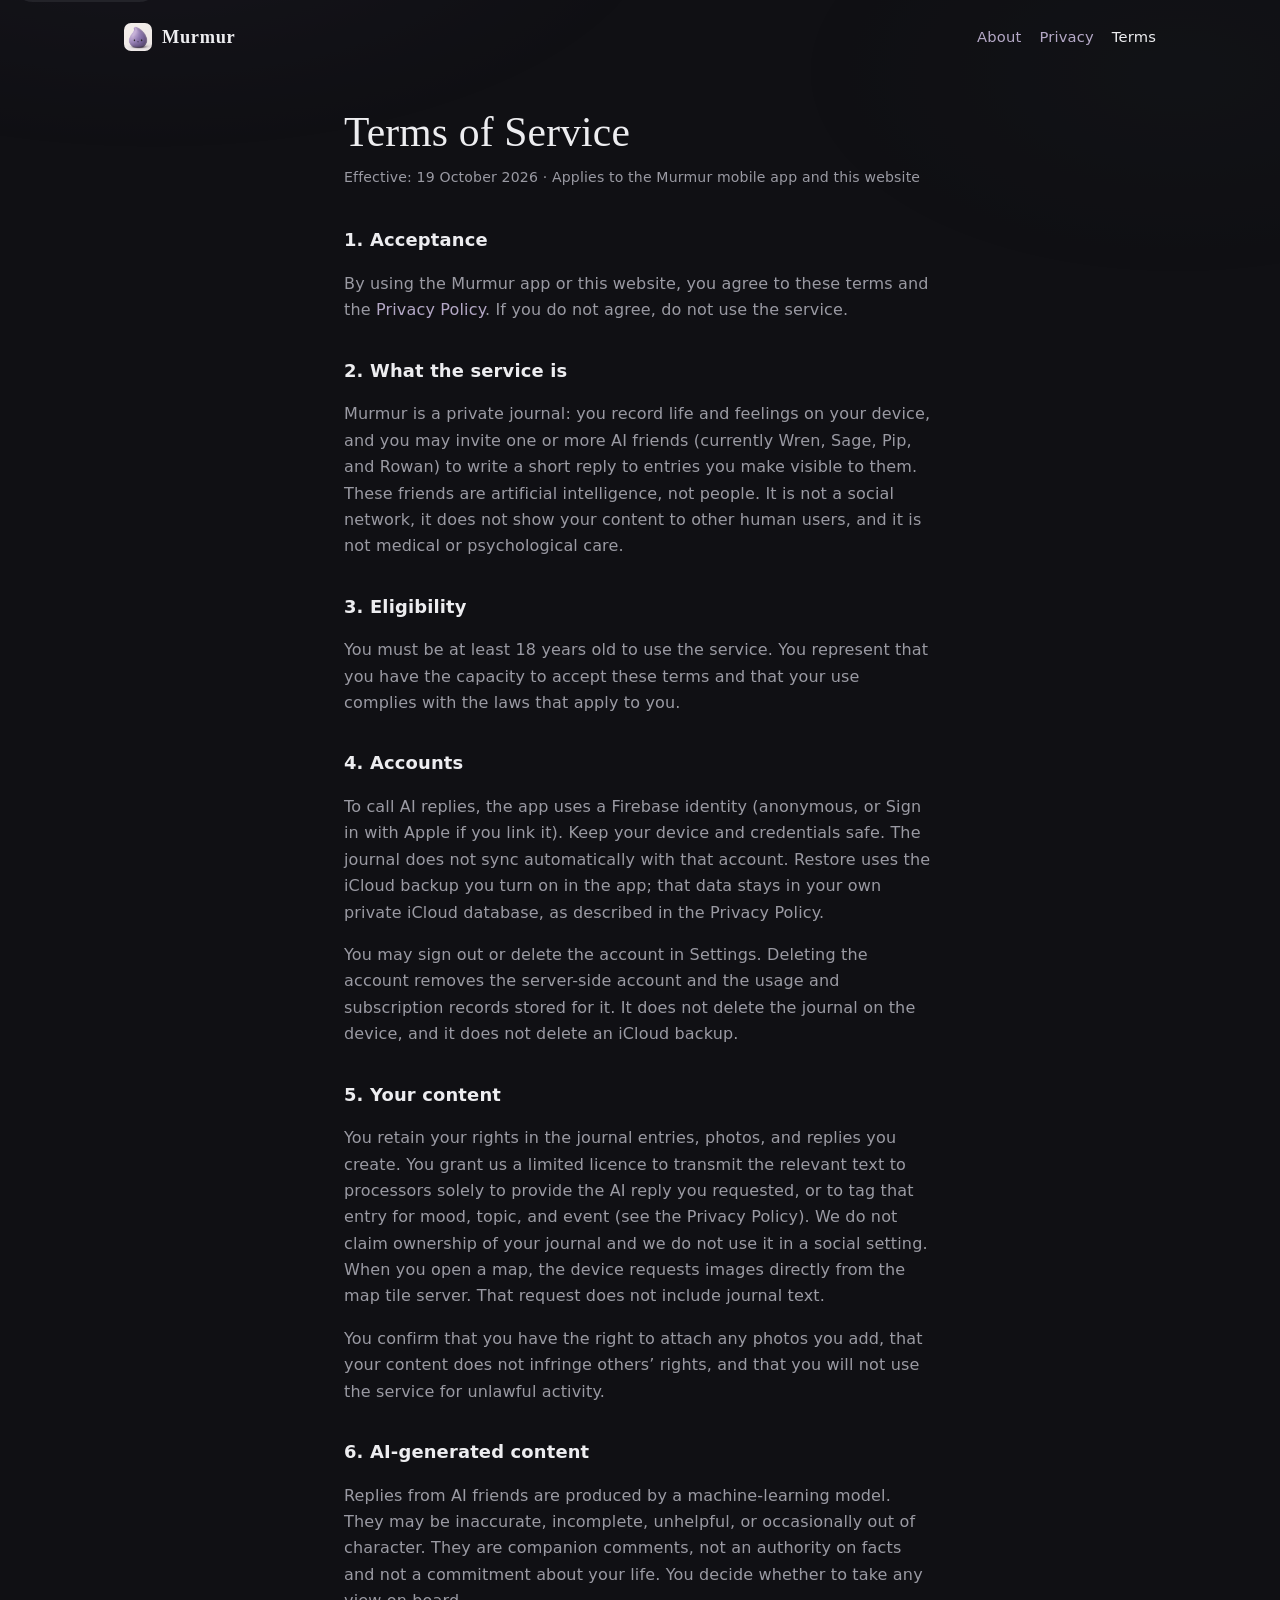
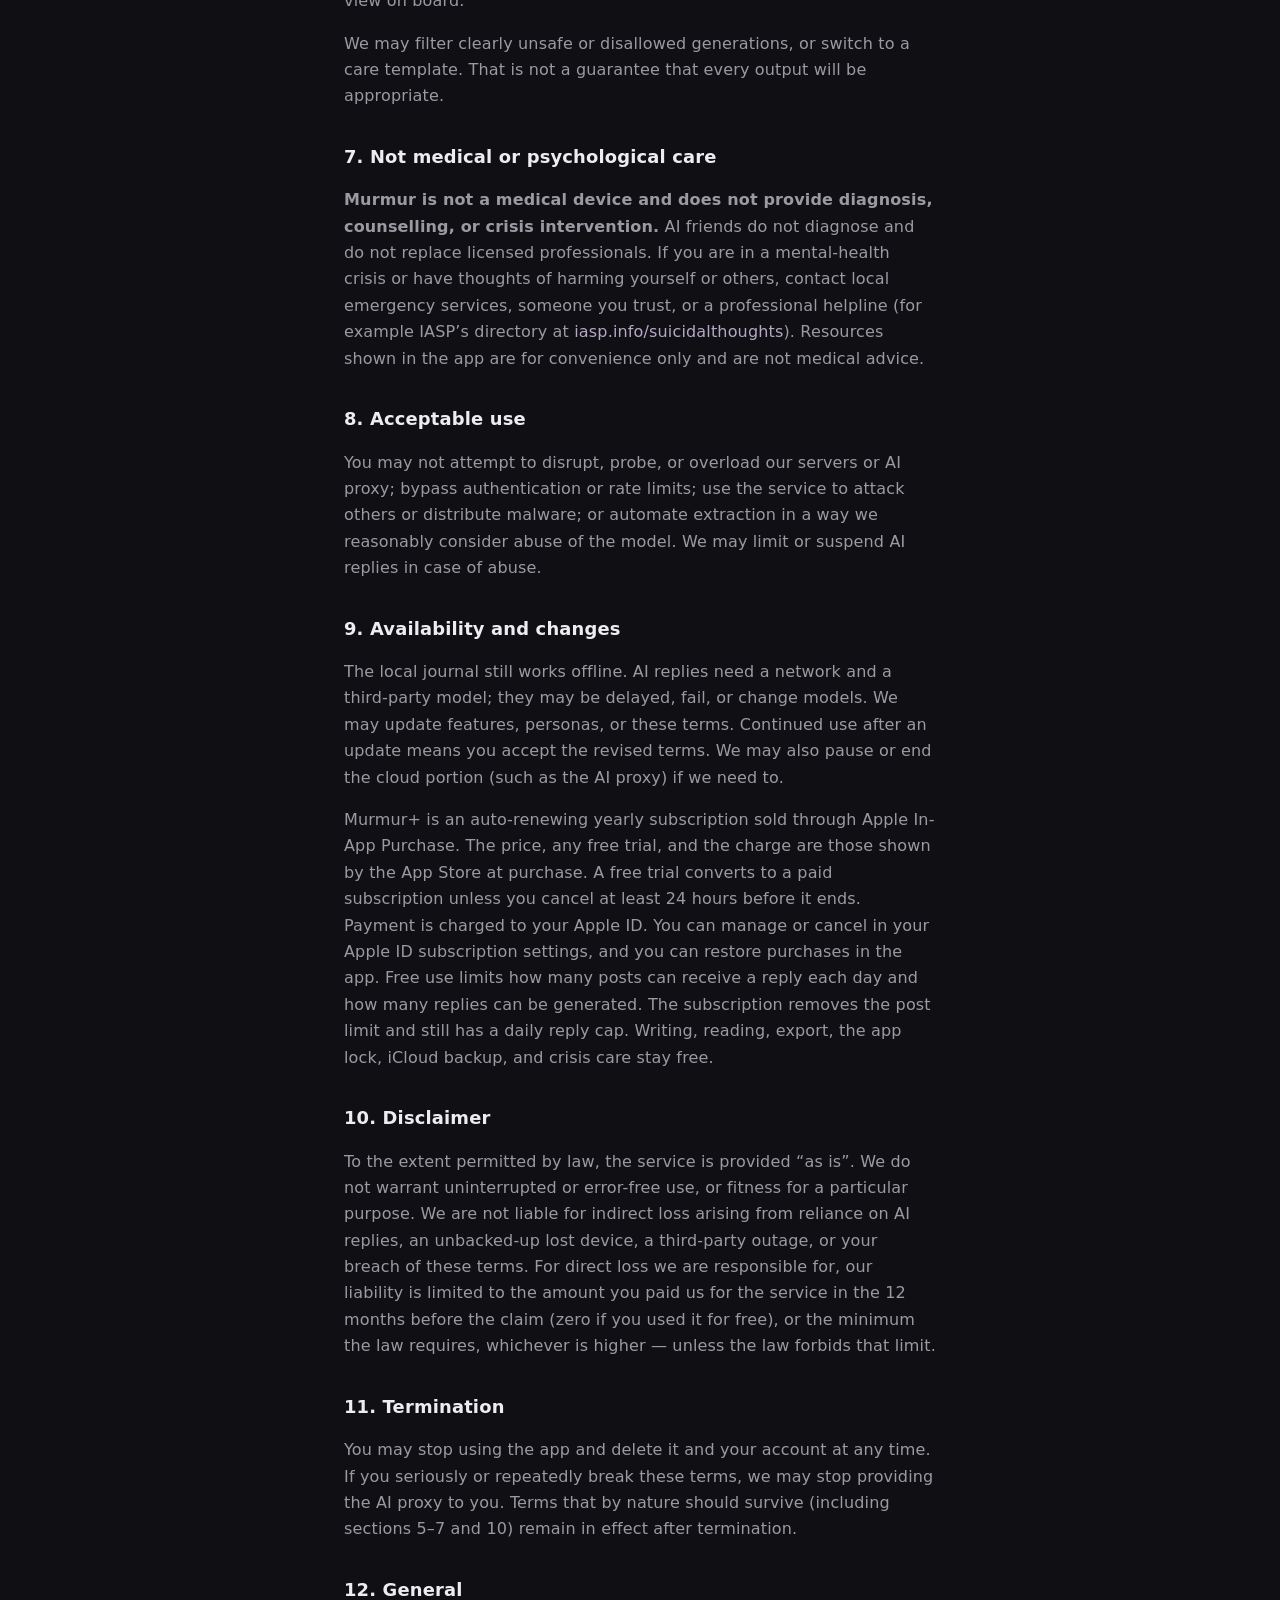
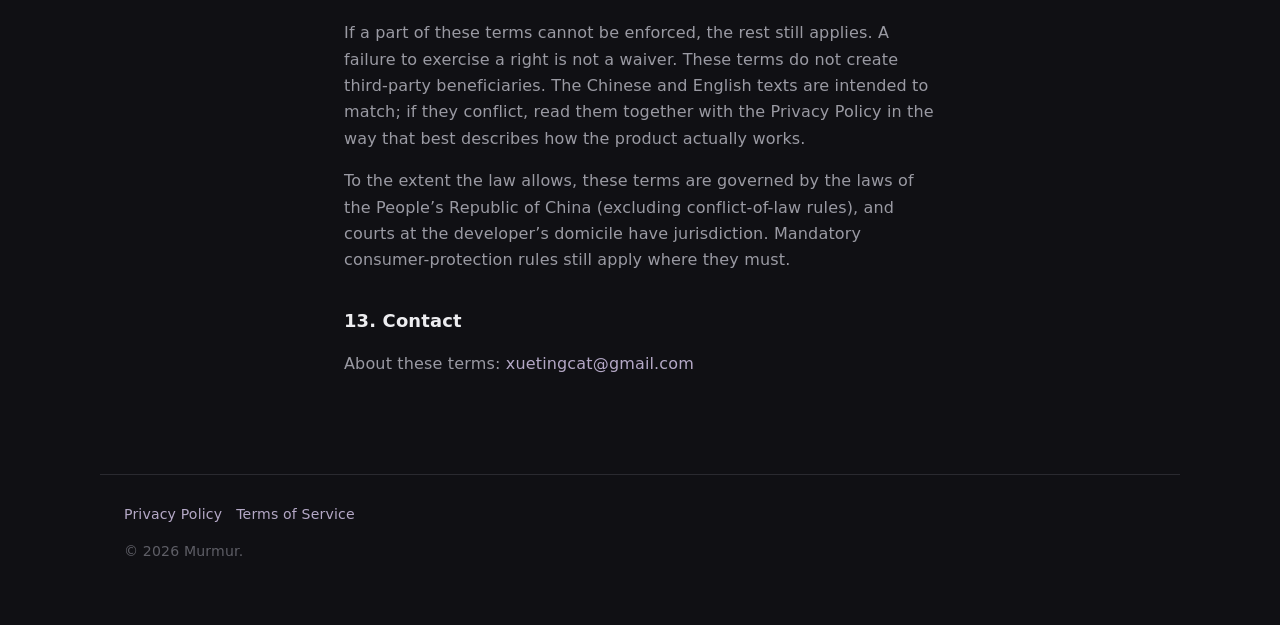
<file: terms.html>
<!DOCTYPE html>
<html lang="en" data-lang="en">
<head>
  <meta charset="UTF-8">
  <meta name="viewport" content="width=device-width, initial-scale=1">
  <title>Terms of Service — Murmur</title>
  <meta name="description" content="What Murmur is, the rules for using it, and the limits of AI replies and subscriptions.">
  <meta name="theme-color" content="#101014">
  <link rel="canonical" href="https://xcat-hub.github.io/murmur_web/terms.html">
  <link rel="icon" href="assets/favicon.png" type="image/png" sizes="16x16">
  <link rel="apple-touch-icon" href="assets/app-icon-192.png">
  <link rel="stylesheet" href="css/style.css">
  <script>
    document.documentElement.lang = "en";
    document.documentElement.setAttribute("data-lang", "en");
  </script>
</head>
<body>
  <a class="skip" href="#main">Skip to content</a>
  <header class="site-header">
    <a class="brand" href="index.html">
      <img class="brand-mark" src="assets/app-icon-192.png" alt="" width="28" height="28">
      <span class="brand-name">Murmur</span>
    </a>
    <nav class="nav" aria-label="Primary">
      <a href="index.html"><span class="zh">介绍</span><span class="en">About</span></a>
      <a href="privacy.html"><span class="zh">隐私政策</span><span class="en">Privacy</span></a>
      <a href="terms.html" aria-current="page"><span class="zh">服务条款</span><span class="en">Terms</span></a>
      <div class="lang-toggle" role="group" aria-label="Language">
        <button type="button" data-lang-btn="zh">中文</button>
        <button type="button" data-lang-btn="en">EN</button>
      </div>
    </nav>
  </header>

  <main id="main" class="wrap legal">
    <h1 class="zh">服务条款</h1>
    <h1 class="en">Terms of Service</h1>
    <p class="meta zh">生效日期：2026 年 10 月 19 日 · 适用于 Murmur / 随想移动应用及本网站</p>
    <p class="meta en">Effective: 19 October 2026 · Applies to the Murmur mobile app and this website</p>

    <h2><span class="zh">1. 接受条款</span><span class="en">1. Acceptance</span></h2>
    <p class="zh">使用 Murmur（随想）应用或访问本网站，即表示你同意本条款及<a href="privacy.html">隐私政策</a>。若不同意，请不要使用本服务。</p>
    <p class="en">By using the Murmur app or this website, you agree to these terms and the <a href="privacy.html">Privacy Policy</a>. If you do not agree, do not use the service.</p>

    <h2><span class="zh">2. 服务是什么</span><span class="en">2. What the service is</span></h2>
    <p class="zh">Murmur 是一款私密日记应用：你在设备上记录生活与情绪，并可选择让一位或多位 AI 朋友（目前为 Wren、Sage、Pip、Rowan）对你授权可见的条目生成简短回应。这些朋友是人工智能，不是真人。它不是社交网络，不向其他真人用户展示你的内容，也不是医疗或心理服务。</p>
    <p class="en">Murmur is a private journal: you record life and feelings on your device, and you may invite one or more AI friends (currently Wren, Sage, Pip, and Rowan) to write a short reply to entries you make visible to them. These friends are artificial intelligence, not people. It is not a social network, it does not show your content to other human users, and it is not medical or psychological care.</p>

    <h2><span class="zh">3. 资格</span><span class="en">3. Eligibility</span></h2>
    <p class="zh">你必须年满 18 周岁才能使用本服务。你陈述并保证你有权接受本条款，且使用行为符合你所在地的法律。</p>
    <p class="en">You must be at least 18 years old to use the service. You represent that you have the capacity to accept these terms and that your use complies with the laws that apply to you.</p>

    <h2><span class="zh">4. 账号</span><span class="en">4. Accounts</span></h2>
    <p class="zh">为调用 AI 回应，应用会使用 Firebase 身份（可为匿名，或可绑定 Sign in with Apple）。你应妥善保管设备与登录凭据。日记不随该账号自动同步。换机恢复依赖你在应用内打开的 iCloud 备份，数据留在你自己的 iCloud 私有库，详见隐私政策。</p>
    <p class="en">To call AI replies, the app uses a Firebase identity (anonymous, or Sign in with Apple if you link it). Keep your device and credentials safe. The journal does not sync automatically with that account. Restore uses the iCloud backup you turn on in the app; that data stays in your own private iCloud database, as described in the Privacy Policy.</p>
    <p class="zh">你可以在设置中退出登录或删除账号。删除账号会去掉服务端账号以及为它保存的用量和订阅记录，不会自动删除本机日记，也不会自动删除 iCloud 备份。</p>
    <p class="en">You may sign out or delete the account in Settings. Deleting the account removes the server-side account and the usage and subscription records stored for it. It does not delete the journal on the device, and it does not delete an iCloud backup.</p>

    <h2><span class="zh">5. 你的内容</span><span class="en">5. Your content</span></h2>
    <p class="zh">你对自己写入的日记、图片与回复享有权利。你授予我们一项有限许可：仅为向你提供你所请求的 AI 回应，或为该条目生成情绪、主题和事件标签，将相关文字临时传输给处理者（见隐私政策）。我们不主张拥有你的日记，也不在社交场景中使用它。打开地图时，设备会直接向地图瓦片服务器请求图片，该请求不包含日记正文。</p>
    <p class="en">You retain your rights in the journal entries, photos, and replies you create. You grant us a limited licence to transmit the relevant text to processors solely to provide the AI reply you requested, or to tag that entry for mood, topic, and event (see the Privacy Policy). We do not claim ownership of your journal and we do not use it in a social setting. When you open a map, the device requests images directly from the map tile server. That request does not include journal text.</p>
    <p class="zh">你承诺：你有权提供所上传的照片；内容不侵犯他人权利；你不会利用本服务从事违法活动。</p>
    <p class="en">You confirm that you have the right to attach any photos you add, that your content does not infringe others’ rights, and that you will not use the service for unlawful activity.</p>

    <h2><span class="zh">6. AI 生成内容</span><span class="en">6. AI-generated content</span></h2>
    <p class="zh">AI 朋友的回应由机器学习模型生成，可能不准确、不完整、不恰当，或与人设偶尔偏离。回应是陪伴性短评，不是事实权威，也不是对你生活的承诺。你应自行判断是否采纳任何观点。</p>
    <p class="en">Replies from AI friends are produced by a machine-learning model. They may be inaccurate, incomplete, unhelpful, or occasionally out of character. They are companion comments, not an authority on facts and not a commitment about your life. You decide whether to take any view on board.</p>
    <p class="zh">我们可能对明显违规或不安全的生成结果进行过滤或改用关怀模板。这不保证每一次输出都合适。</p>
    <p class="en">We may filter clearly unsafe or disallowed generations, or switch to a care template. That is not a guarantee that every output will be appropriate.</p>

    <h2><span class="zh">7. 不是医疗或心理服务</span><span class="en">7. Not medical or psychological care</span></h2>
    <p class="zh"><strong>Murmur 不是医疗器械，不提供诊疗、心理咨询或危机干预服务。</strong> AI 朋友不做诊断、不替代持证专业人员。若你正在经历心理危机、有自伤或伤害他人的想法，请立即联系当地紧急服务、信任的亲友，或专业热线（例如中国大陆希望 24 热线 400-161-9995；其他地区可参考 <a href="https://www.iasp.info/suicidalthoughts/">IASP 热线目录</a>）。应用内展示的资源仅为便利信息，不构成医疗建议。</p>
    <p class="en"><strong>Murmur is not a medical device and does not provide diagnosis, counselling, or crisis intervention.</strong> AI friends do not diagnose and do not replace licensed professionals. If you are in a mental-health crisis or have thoughts of harming yourself or others, contact local emergency services, someone you trust, or a professional helpline (for example IASP’s directory at <a href="https://www.iasp.info/suicidalthoughts/">iasp.info/suicidalthoughts</a>). Resources shown in the app are for convenience only and are not medical advice.</p>

    <h2><span class="zh">8. 可接受的使用</span><span class="en">8. Acceptable use</span></h2>
    <p class="zh">你不得：试图破坏、探测或过载我们的服务器与 AI 代理；绕过身份验证或用量限制；利用本服务攻击他人、传播恶意软件；或将服务用于我们合理认为滥用模型的自动化抓取。我们可在滥用时限制或中止 AI 回应功能。</p>
    <p class="en">You may not attempt to disrupt, probe, or overload our servers or AI proxy; bypass authentication or rate limits; use the service to attack others or distribute malware; or automate extraction in a way we reasonably consider abuse of the model. We may limit or suspend AI replies in case of abuse.</p>

    <h2><span class="zh">9. 服务的提供与变更</span><span class="en">9. Availability and changes</span></h2>
    <p class="zh">本地日记在无网络时仍可读写。AI 回应需要联网，并依赖第三方模型，可能延迟、失败或调整模型。我们可能更新应用功能、人设或条款。条款更新后继续使用，即视为接受修订版本。我们也可能在需要时暂停或终止云端部分（例如 AI 代理）。</p>
    <p class="en">The local journal still works offline. AI replies need a network and a third-party model; they may be delayed, fail, or change models. We may update features, personas, or these terms. Continued use after an update means you accept the revised terms. We may also pause or end the cloud portion (such as the AI proxy) if we need to.</p>
    <p class="zh">随想+（Murmur+）是通过 Apple 应用内购买提供的自动续期年订阅。价格、试用时长（如有）和扣款以购买时 App Store 显示为准。免费试用结束时会转为付费订阅，除非你在试用结束前至少 24 小时取消。费用记入你的 Apple ID。你可以在系统的 Apple ID 订阅设置中管理或取消，也可以在应用内恢复购买。免费使用对每天可以获得回应的篇数和次数设有上限；订阅解除篇数限制，但仍有每日回应次数上限。日记的书写、阅读、导出、应用锁、iCloud 备份和危机关怀不收费。</p>
    <p class="en">Murmur+ is an auto-renewing yearly subscription sold through Apple In-App Purchase. The price, any free trial, and the charge are those shown by the App Store at purchase. A free trial converts to a paid subscription unless you cancel at least 24 hours before it ends. Payment is charged to your Apple ID. You can manage or cancel in your Apple ID subscription settings, and you can restore purchases in the app. Free use limits how many posts can receive a reply each day and how many replies can be generated. The subscription removes the post limit and still has a daily reply cap. Writing, reading, export, the app lock, iCloud backup, and crisis care stay free.</p>

    <h2><span class="zh">10. 免责声明</span><span class="en">10. Disclaimer</span></h2>
    <p class="zh">在适用法律允许的范围内，服务按「现状」提供，我们不就不中断、无错误、满足特定目的作保证。对于因依赖 AI 回应、设备丢失且未备份、第三方中断、或你违反本条款而产生的间接损失，我们不承担责任。对可归责于我们的直接损失，责任上限为你在产生争议前 12 个月内就本服务向我们支付的金额（若为免费使用，则为零），或法律强制的最低限额（取较高者，若法律禁止限制则不适用本节）。</p>
    <p class="en">To the extent permitted by law, the service is provided “as is”. We do not warrant uninterrupted or error-free use, or fitness for a particular purpose. We are not liable for indirect loss arising from reliance on AI replies, an unbacked-up lost device, a third-party outage, or your breach of these terms. For direct loss we are responsible for, our liability is limited to the amount you paid us for the service in the 12 months before the claim (zero if you used it for free), or the minimum the law requires, whichever is higher — unless the law forbids that limit.</p>

    <h2><span class="zh">11. 终止</span><span class="en">11. Termination</span></h2>
    <p class="zh">你可以随时停止使用并删除应用与账号。若你严重或反复违反本条款，我们可以停止向你提供 AI 代理。本条款中依性质应继续有效的条款（包括第 5–7、10 节）在终止后仍然有效。</p>
    <p class="en">You may stop using the app and delete it and your account at any time. If you seriously or repeatedly break these terms, we may stop providing the AI proxy to you. Terms that by nature should survive (including sections 5–7 and 10) remain in effect after termination.</p>

    <h2><span class="zh">12. 一般条款</span><span class="en">12. General</span></h2>
    <p class="zh">若某条款被认定为不可执行，其余部分仍然有效。我们未行使某项权利，不构成放弃。本条款不创设任何第三方受益。中英文文本语义应尽量一致；若有冲突，以更有利于说明产品实际行为的文本并结合隐私政策解释。</p>
    <p class="en">If a part of these terms cannot be enforced, the rest still applies. A failure to exercise a right is not a waiver. These terms do not create third-party beneficiaries. The Chinese and English texts are intended to match; if they conflict, read them together with the Privacy Policy in the way that best describes how the product actually works.</p>
    <p class="zh">与本服务有关的争议，在法律允许的范围内，适用中华人民共和国法律（不含冲突法），由开发者住所地有管辖权的法院管辖。若强制消费者保护规则另有规定，以该规定为准。</p>
    <p class="en">To the extent the law allows, these terms are governed by the laws of the People’s Republic of China (excluding conflict-of-law rules), and courts at the developer’s domicile have jurisdiction. Mandatory consumer-protection rules still apply where they must.</p>

    <h2><span class="zh">13. 联系</span><span class="en">13. Contact</span></h2>
    <p class="zh">关于本条款：<a href="mailto:xuetingcat@gmail.com">xuetingcat@gmail.com</a></p>
    <p class="en">About these terms: <a href="mailto:xuetingcat@gmail.com">xuetingcat@gmail.com</a></p>
  </main>

  <footer class="site-footer">
    <nav aria-label="Legal">
      <a href="privacy.html"><span class="zh">隐私政策</span><span class="en">Privacy Policy</span></a>
      <a href="terms.html"><span class="zh">服务条款</span><span class="en">Terms of Service</span></a>
    </nav>
    <p class="zh">© 2026 Murmur · 随想。</p>
    <p class="en">© 2026 Murmur.</p>
  </footer>
  <script src="js/site.js"></script>
</body>
</html>
</file>
<file: css/style.css>
:root {
  --bg: #101014;
  --bg-card: #1b1b20;
  --bg-elevated: #232329;
  --text: #ededf0;
  --text-2: #9a9aa3;
  --text-3: #5e5e66;
  --comment: #b4a8c6;
  --divider: #2a2a30;
  --luna: #7b6b9e;
  --atlas: #4e6b62;
  --milo: #b08a5f;
  --danger: #c96b6b;
  --max: 1080px;
  --prose: 40rem;
  --radius: 20px;
}

*,
*::before,
*::after {
  box-sizing: border-box;
}

html {
  color-scheme: dark;
  scroll-behavior: smooth;
}

/* Chinese copy stays in the markup. This submission shows English only. */
.zh,
.lang-toggle {
  display: none !important;
}

body {
  margin: 0;
  min-height: 100vh;
  background: var(--bg);
  color: var(--text);
  font-family: ui-sans-serif, system-ui, -apple-system, "PingFang SC",
    "Hiragino Sans GB", "Noto Sans SC", "Microsoft YaHei", sans-serif;
  font-size: 16px;
  line-height: 1.65;
  letter-spacing: 0.01em;
}

body::before {
  content: "";
  pointer-events: none;
  position: fixed;
  inset: 0;
  z-index: 0;
  opacity: 0.35;
  background:
    radial-gradient(900px 420px at 12% -10%, rgba(123, 107, 158, 0.16), transparent 60%),
    radial-gradient(700px 380px at 92% 8%, rgba(78, 107, 98, 0.1), transparent 58%);
}

a {
  color: var(--comment);
  text-decoration: none;
}

a:hover {
  color: var(--text);
}

img,
svg {
  max-width: 100%;
  display: block;
}

.skip {
  position: absolute;
  left: 12px;
  top: -40px;
  z-index: 20;
  padding: 8px 12px;
  border-radius: 999px;
  background: var(--bg-elevated);
  color: var(--text);
}

.skip:focus {
  top: 12px;
}

.site-header,
.site-footer,
main {
  position: relative;
  z-index: 1;
}

.site-header {
  display: flex;
  align-items: center;
  justify-content: space-between;
  gap: 16px;
  max-width: var(--max);
  margin: 0 auto;
  padding: 22px 24px 8px;
}

.brand {
  display: flex;
  align-items: center;
  gap: 10px;
  color: var(--text);
  font-weight: 600;
  letter-spacing: 0.04em;
}

.brand-mark {
  width: 28px;
  height: 28px;
  border-radius: 7px;
  object-fit: cover;
  flex-shrink: 0;
}

.brand-name {
  font-family: ui-serif, "Iowan Old Style", "Songti SC", Georgia, serif;
  font-size: 1.15rem;
}

.nav {
  display: flex;
  align-items: center;
  gap: 18px;
  color: var(--text-2);
  font-size: 0.92rem;
}

.nav a[aria-current="page"] {
  color: var(--text);
}

.lang-toggle {
  display: inline-flex;
  border: 0;
  padding: 0;
  overflow: hidden;
  border-radius: 999px;
  background: var(--bg-elevated);
}

.lang-toggle button {
  border: 0;
  margin: 0;
  padding: 6px 10px;
  background: transparent;
  color: var(--text-3);
  font: inherit;
  font-size: 0.8rem;
  cursor: pointer;
}

.lang-toggle button[aria-pressed="true"] {
  background: var(--text);
  color: var(--bg);
}

.wrap {
  max-width: var(--max);
  margin: 0 auto;
  padding: 0 24px 80px;
}

.hero {
  padding: 72px 0 48px;
  max-width: 40rem;
}

.eyebrow {
  margin: 0 0 14px;
  color: var(--comment);
  font-size: 0.82rem;
  letter-spacing: 0.14em;
  text-transform: uppercase;
}

.hero h1 {
  margin: 0 0 18px;
  font-family: ui-serif, "Iowan Old Style", "Songti SC", Georgia, serif;
  font-size: clamp(2.4rem, 6vw, 3.6rem);
  font-weight: 500;
  line-height: 1.18;
  letter-spacing: -0.02em;
}

.lede {
  margin: 0 0 28px;
  color: var(--text-2);
  font-size: 1.08rem;
  line-height: 1.75;
}

.actions {
  display: flex;
  flex-wrap: wrap;
  gap: 12px;
}

.btn {
  display: inline-flex;
  align-items: center;
  justify-content: center;
  min-height: 42px;
  padding: 8px 18px;
  border-radius: 999px;
  font-size: 0.92rem;
}

.btn-primary {
  background: var(--text);
  color: var(--bg);
}

.btn-primary:hover {
  color: var(--bg);
  opacity: 0.88;
}

.btn-ghost {
  background: var(--bg-elevated);
  color: var(--text-2);
}

.grid {
  display: grid;
  grid-template-columns: repeat(2, minmax(0, 1fr));
  gap: 12px;
  margin: 12px 0 56px;
}

.card {
  padding: 22px 22px 20px;
  border-radius: var(--radius);
  background: var(--bg-card);
}

.card h2,
.card h3 {
  margin: 0 0 8px;
  font-size: 1.05rem;
  font-weight: 600;
}

.card p {
  margin: 0;
  color: var(--text-2);
  font-size: 0.95rem;
}

.section-title {
  margin: 0 0 8px;
  font-family: ui-serif, "Iowan Old Style", "Songti SC", Georgia, serif;
  font-size: 1.7rem;
  font-weight: 500;
}

.section-lead {
  margin: 0 0 24px;
  max-width: 36rem;
  color: var(--text-2);
}

.friends {
  display: grid;
  grid-template-columns: repeat(2, minmax(0, 1fr));
  gap: 12px;
  margin-bottom: 56px;
}

.friend {
  padding: 24px 22px 22px;
  border-radius: var(--radius);
  background: var(--bg-card);
}

.avatar {
  width: 72px;
  height: 72px;
  margin-bottom: 16px;
  border-radius: 50%;
  object-fit: cover;
}

.friend h3 {
  margin: 0 0 4px;
  font-size: 1.15rem;
}

.role {
  margin: 0 0 12px;
  color: var(--comment);
  font-size: 0.82rem;
}

.friend p {
  margin: 0;
  color: var(--text-2);
  font-size: 0.94rem;
}

.note {
  padding: 24px;
  border-radius: var(--radius);
  background: var(--bg-elevated);
  color: var(--text-2);
}

.note strong {
  color: var(--text);
  font-weight: 600;
}

.legal {
  max-width: var(--prose);
  padding-top: 48px;
}

.legal h1 {
  margin: 0 0 8px;
  font-family: ui-serif, "Iowan Old Style", "Songti SC", Georgia, serif;
  font-size: clamp(2rem, 5vw, 2.6rem);
  font-weight: 500;
  line-height: 1.2;
}

.meta {
  margin: 0 0 36px;
  color: var(--text-3);
  font-size: 0.88rem;
}

.legal h2 {
  margin: 2rem 0 0.7rem;
  font-size: 1.12rem;
  font-weight: 600;
}

.legal p,
.legal li {
  color: var(--text-2);
}

.legal ul {
  padding-left: 1.15rem;
}

.legal li + li {
  margin-top: 0.35rem;
}

.toc {
  margin: 0 0 32px;
  padding: 18px 20px;
  border-radius: 16px;
  background: var(--bg-card);
  color: var(--text-2);
  font-size: 0.92rem;
}

.toc a {
  color: var(--comment);
}

.site-footer {
  max-width: var(--max);
  margin: 0 auto;
  padding: 28px 24px 48px;
  border-top: 1px solid var(--divider);
  color: var(--text-3);
  font-size: 0.88rem;
}

.site-footer nav {
  display: flex;
  flex-wrap: wrap;
  gap: 14px;
  margin-bottom: 10px;
}

.coming {
  margin-top: 40px;
  color: var(--text-3);
  font-size: 0.9rem;
}

@media (min-width: 960px) {
  .friends {
    grid-template-columns: repeat(4, minmax(0, 1fr));
  }
}

@media (max-width: 800px) {
  .grid {
    grid-template-columns: 1fr;
  }

  .hero {
    padding-top: 40px;
  }

  .nav {
    gap: 12px;
  }
}

@media (max-width: 560px) {
  .site-header {
    flex-wrap: wrap;
  }

  .nav {
    width: 100%;
    justify-content: space-between;
  }
}

@media print {
  body::before,
  .site-header,
  .site-footer,
  .skip,
  .lang-toggle,
  .zh {
    display: none !important;
  }

  body {
    background: #fff;
    color: #111;
  }

  .legal p,
  .legal li,
  .meta {
    color: #333;
  }
}
</file>
